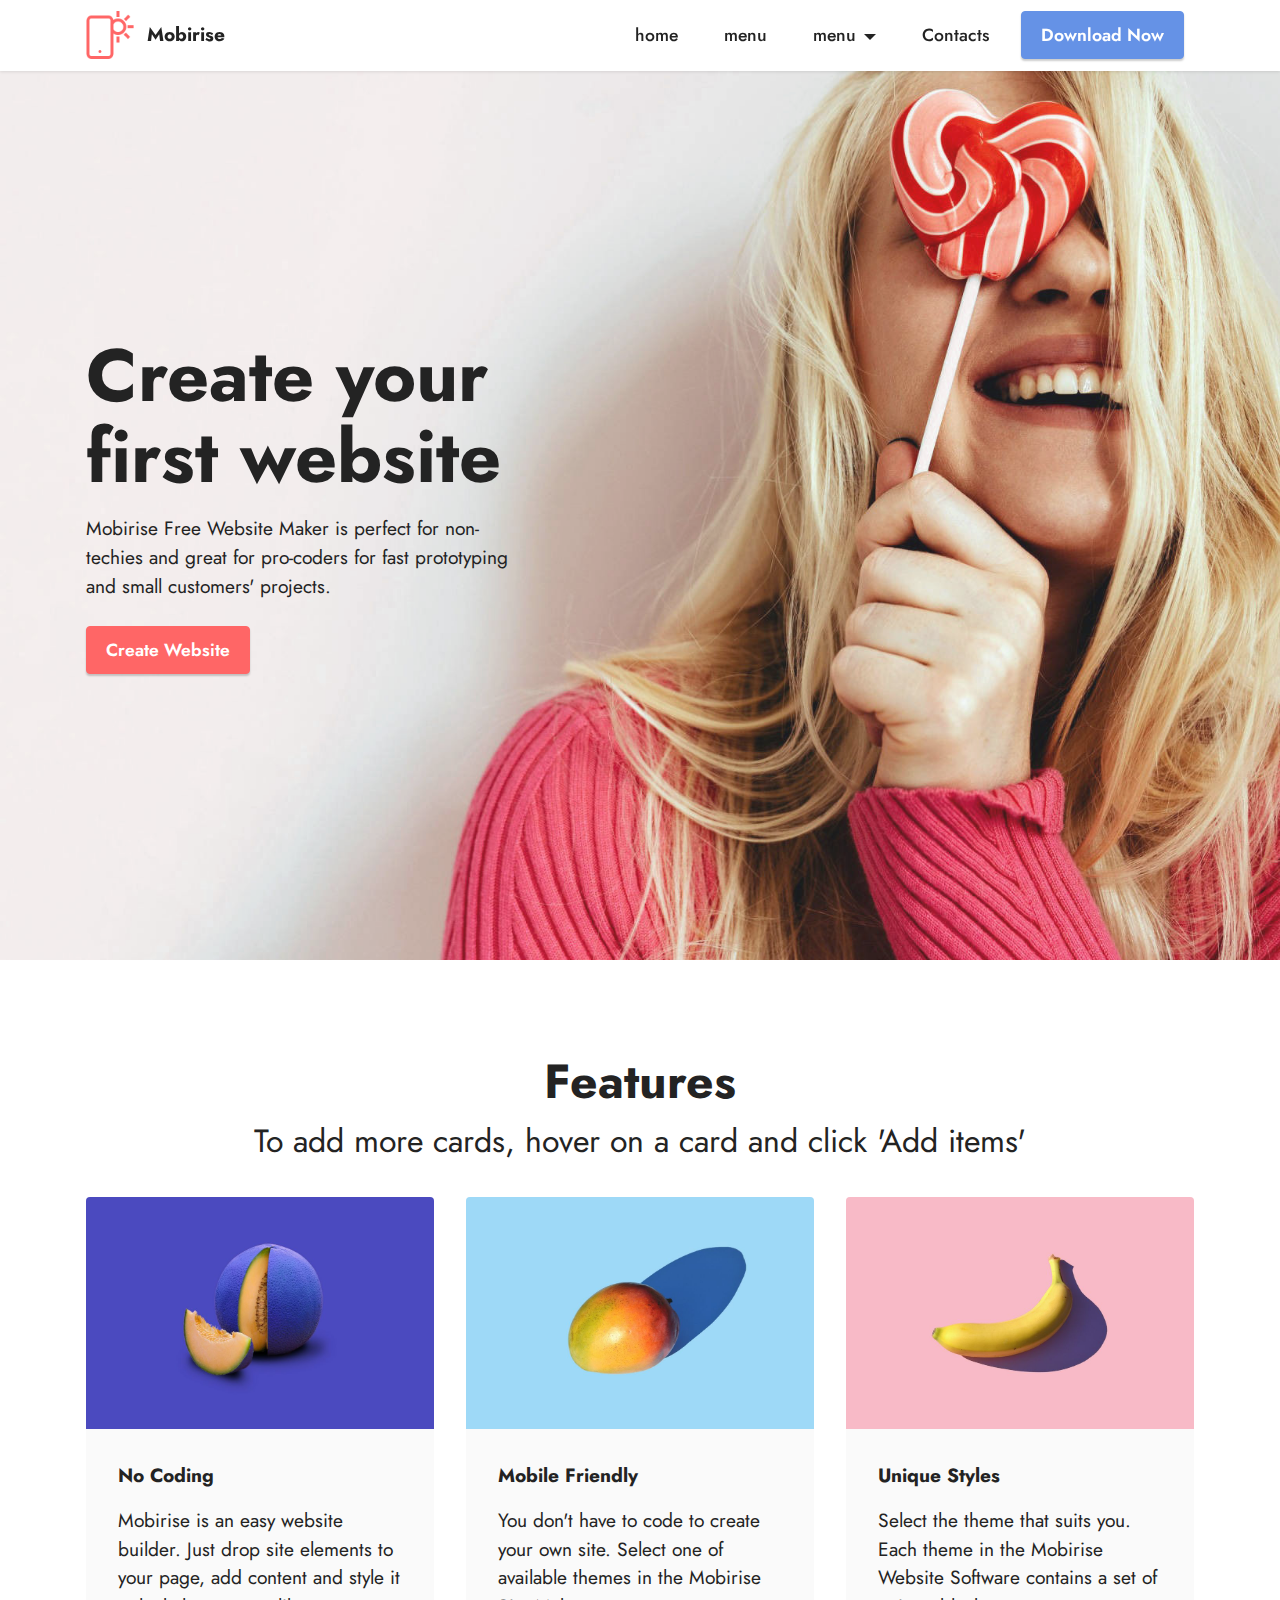
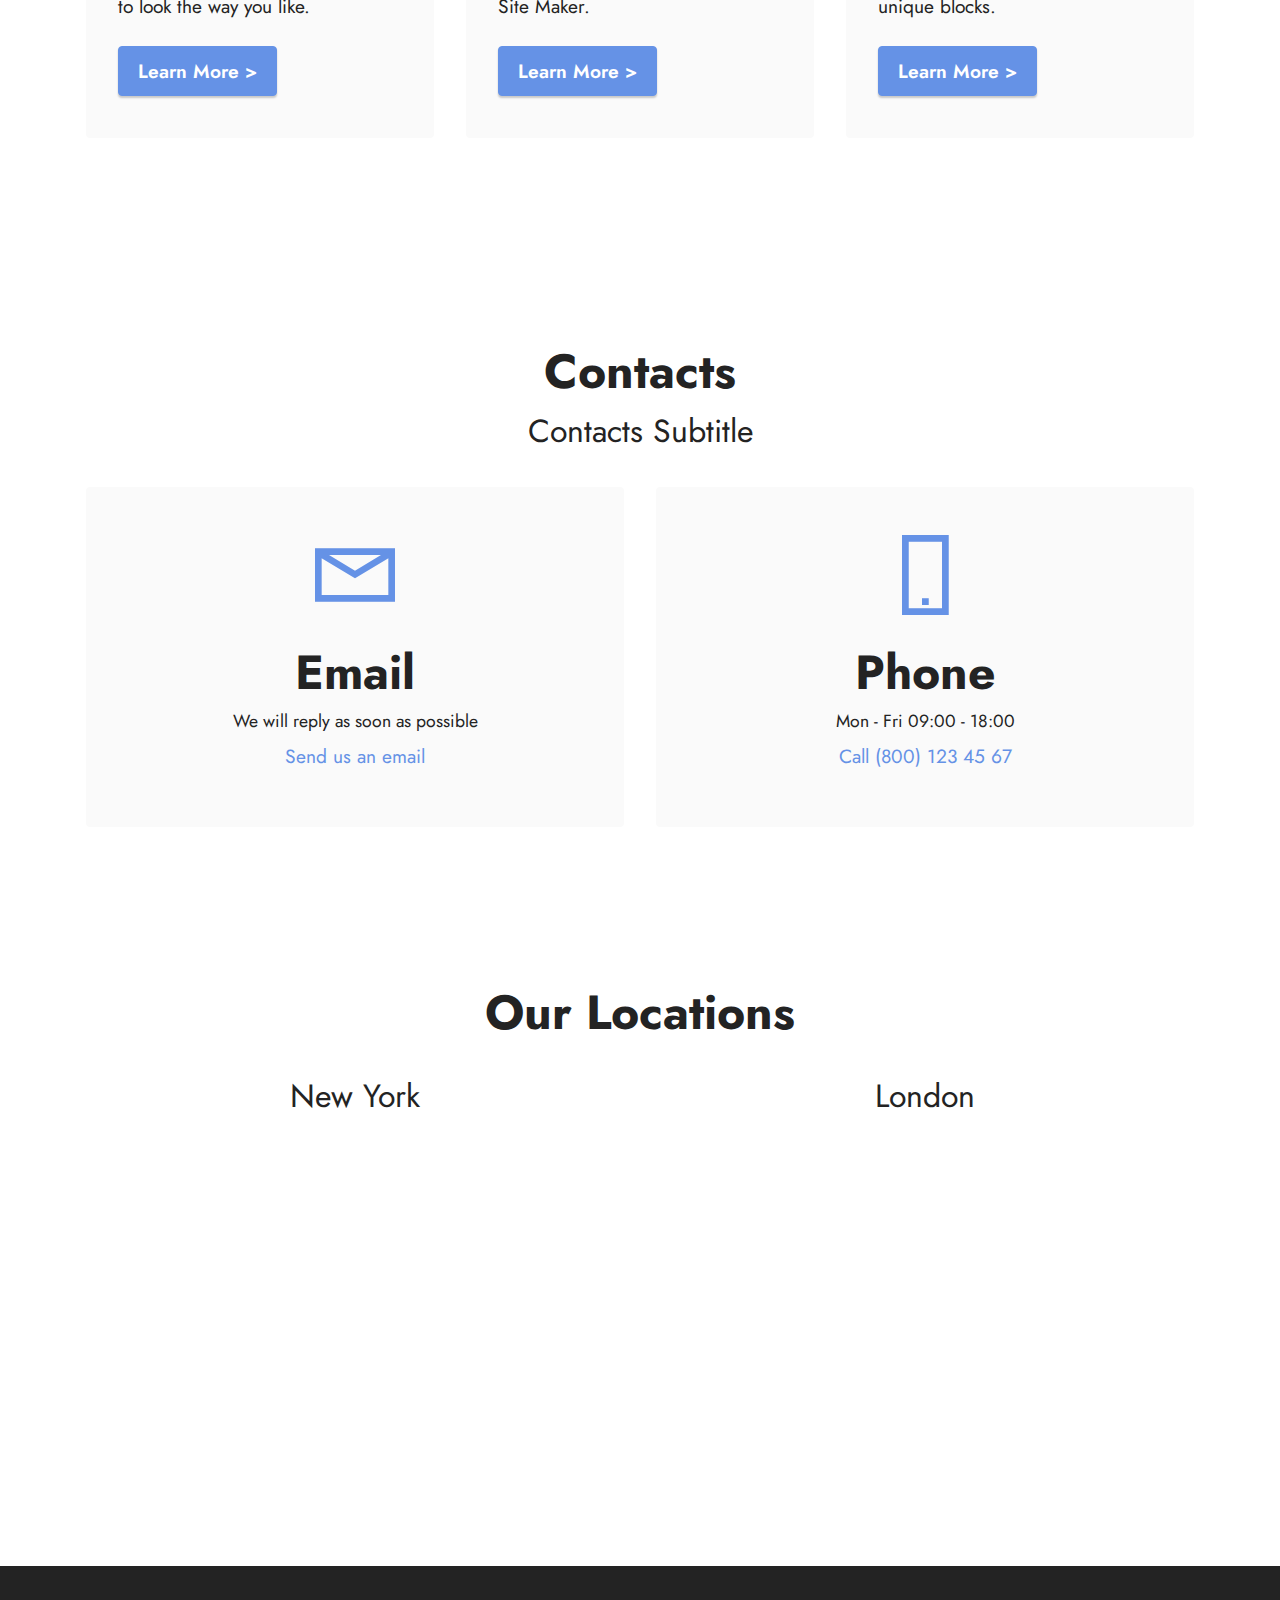
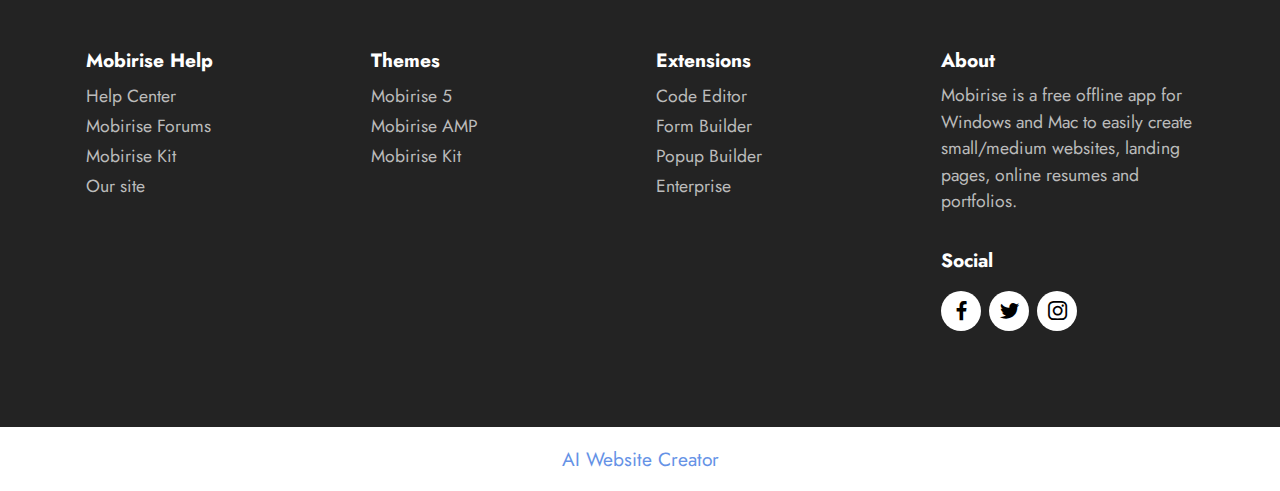
<file: index.html>
<!DOCTYPE html>
<html  >
<head>
  <!-- Site made with Mobirise Website Builder v5.8.4, https://mobirise.com -->
  <meta charset="UTF-8">
  <meta http-equiv="X-UA-Compatible" content="IE=edge">
  <meta name="generator" content="Mobirise v5.8.4, mobirise.com">
  <meta name="viewport" content="width=device-width, initial-scale=1, minimum-scale=1">
  <link rel="shortcut icon" href="assets/images/logo.png" type="image/x-icon">
  <meta name="description" content="">
  
  
  <title>Home</title>
  <link rel="stylesheet" href="assets/web/assets/mobirise-icons2/mobirise2.css">
  <link rel="stylesheet" href="assets/bootstrap/css/bootstrap.min.css">
  <link rel="stylesheet" href="assets/bootstrap/css/bootstrap-grid.min.css">
  <link rel="stylesheet" href="assets/bootstrap/css/bootstrap-reboot.min.css">
  <link rel="stylesheet" href="assets/dropdown/css/style.css">
  <link rel="stylesheet" href="assets/socicon/css/styles.css">
  <link rel="stylesheet" href="assets/theme/css/style.css">
  <link rel="preload" href="https://fonts.googleapis.com/css2?family=Jost:ital,wght@0,400;0,700;1,400;1,700&display=swap&display=swap" as="style" onload="this.onload=null;this.rel='stylesheet'">
  <noscript><link rel="stylesheet" href="https://fonts.googleapis.com/css2?family=Jost:ital,wght@0,400;0,700;1,400;1,700&display=swap&display=swap"></noscript>
  <link rel="preload" as="style" href="assets/mobirise/css/mbr-additional.css"><link rel="stylesheet" href="assets/mobirise/css/mbr-additional.css" type="text/css">

  
  
  
</head>
<body>
  
  <section data-bs-version="5.1" class="menu menu2 cid-uarZps1PTb" once="menu" id="menu2-0">
    
    <nav class="navbar navbar-dropdown navbar-fixed-top navbar-expand-lg">
        <div class="container">
            <div class="navbar-brand">
                <span class="navbar-logo">
                    <a href="https://mobiri.se">
                        <img src="assets/images/logo.png" alt="Mobirise Website Builder" style="height: 3rem;">
                    </a>
                </span>
                <span class="navbar-caption-wrap"><a class="navbar-caption text-black display-7" href="https://mobiri.se">Mobirise</a></span>
            </div>
            <button class="navbar-toggler" type="button" data-toggle="collapse" data-bs-toggle="collapse" data-target="#navbarSupportedContent" data-bs-target="#navbarSupportedContent" aria-controls="navbarNavAltMarkup" aria-expanded="false" aria-label="Toggle navigation">
                <div class="hamburger">
                    <span></span>
                    <span></span>
                    <span></span>
                    <span></span>
                </div>
            </button>
            <div class="collapse navbar-collapse" id="navbarSupportedContent">
                <ul class="navbar-nav nav-dropdown" data-app-modern-menu="true"><li class="nav-item"><a class="nav-link link text-black text-primary display-4" href="index.html">home</a></li>
                    <li class="nav-item"><a class="nav-link link text-black display-4" href="https://mobiri.se">menu</a></li><li class="nav-item dropdown"><a class="nav-link link text-black dropdown-toggle show display-4" href="https://mobiri.se" data-toggle="dropdown-submenu" data-bs-toggle="dropdown" data-bs-auto-close="outside" aria-expanded="false">menu</a><div class="dropdown-menu show" aria-labelledby="dropdown-783" data-bs-popper="none"><a class="text-black dropdown-item display-4" href="https://mobiri.se">profil<br></a><a class="text-black show dropdown-item display-4" href="https://mobiri.se">sejarah</a></div></li>
                    <li class="nav-item"><a class="nav-link link text-black display-4" href="https://mobiri.se">Contacts</a>
                    </li></ul>
                
                <div class="navbar-buttons mbr-section-btn">
                    <a class="btn btn-primary display-4" href="https://mobiri.se">
                        Download Now</a>
                </div>
            </div>
        </div>
    </nav>
</section>

<section data-bs-version="5.1" class="header1 cid-uarZrVMUdq mbr-fullscreen" id="header1-1">

    

    
    <div class="mbr-overlay" style="opacity: 0.1; background-color: rgb(250, 250, 250);"></div>

    <div class="container">
        <div class="row">
            <div class="col-12 col-lg-5">
                <h1 class="mbr-section-title mbr-fonts-style mb-3 display-1"><strong>Create your first website</strong></h1>
                
                <p class="mbr-text mbr-fonts-style display-7">
                    Mobirise Free Website Maker is perfect for non-techies and great for pro-coders for fast prototyping and small customers' projects.</p>
                <div class="mbr-section-btn mt-3"><a class="btn btn-secondary display-4" href="https://mobiri.se">Create Website</a></div>
            </div>
        </div>
    </div>
</section>

<section data-bs-version="5.1" class="features3 cid-uarZvJBovH" id="features3-2">
    
    
    <div class="container">
        <div class="mbr-section-head">
            <h4 class="mbr-section-title mbr-fonts-style align-center mb-0 display-2">
                <strong>Features</strong></h4>
            <h5 class="mbr-section-subtitle mbr-fonts-style align-center mb-0 mt-2 display-5">To add more cards, hover on a card and
                click 'Add items'</h5>
        </div>
        <div class="row mt-4">
            <div class="item features-image сol-12 col-md-6 col-lg-4">
                <div class="item-wrapper">
                    <div class="item-img">
                        <img src="assets/images/features1.jpg" alt="Mobirise Website Builder">
                    </div>
                    <div class="item-content">
                        <h5 class="item-title mbr-fonts-style display-7"><strong>No Coding</strong></h5>
                        
                        <p class="mbr-text mbr-fonts-style mt-3 display-7">Mobirise is an easy website builder. Just
                            drop site elements to your page, add content and style it to look the way you like.</p>
                    </div>
                    <div class="mbr-section-btn item-footer mt-2"><a href="" class="btn btn-primary item-btn display-7" target="_blank">Learn More
                            &gt;</a></div>
                </div>
            </div>
            <div class="item features-image сol-12 col-md-6 col-lg-4">
                <div class="item-wrapper">
                    <div class="item-img">
                        <img src="assets/images/features2.jpg" alt="Mobirise Website Builder">
                    </div>
                    <div class="item-content">
                        <h5 class="item-title mbr-fonts-style display-7"><strong>Mobile Friendly</strong></h5>
                        
                        <p class="mbr-text mbr-fonts-style mt-3 display-7">You don't have to code to create your own
                            site. Select one of available themes in the Mobirise Site Maker.</p>
                    </div>
                    <div class="mbr-section-btn item-footer mt-2"><a href="" class="btn btn-primary item-btn display-7" target="_blank">Learn More
                            &gt;</a></div>
                </div>
            </div>
            <div class="item features-image сol-12 col-md-6 col-lg-4">
                <div class="item-wrapper">
                    <div class="item-img">
                        <img src="assets/images/features3.jpg" alt="Mobirise Website Builder">
                    </div>
                    <div class="item-content">
                        <h5 class="item-title mbr-fonts-style display-7"><strong>Unique Styles</strong></h5>
                        
                        <p class="mbr-text mbr-fonts-style mt-3 display-7">Select the theme that suits you. Each theme
                            in the Mobirise Website Software contains a set of unique blocks.<br></p>
                    </div>
                    <div class="mbr-section-btn item-footer mt-2"><a href="" class="btn btn-primary item-btn display-7" target="_blank">Learn More
                            &gt;</a></div>
                </div>
            </div>
        </div>
    </div>
</section>

<section data-bs-version="5.1" class="contacts1 cid-uas7tUSkgn" id="contacts1-7">

    

    
    
    <div class="container">
        <div class="mbr-section-head">
            <h3 class="mbr-section-title mbr-fonts-style align-center mb-0 display-2">
                <strong>Contacts</strong>
            </h3>
            <h4 class="mbr-section-subtitle mbr-fonts-style align-center mb-0 mt-2 display-5">
                Contacts Subtitle
            </h4>
        </div>
        <div class="row justify-content-center mt-4">
            <div class="card col-12 col-lg-6">
                <div class="card-wrapper">
                    <div class="card-box align-center">
                        <div class="image-wrapper">
                            <span class="mbr-iconfont mobi-mbri-letter mobi-mbri"></span>
                        </div>
                        <h4 class="card-title mbr-fonts-style mb-2 display-2">
                            <strong>Email</strong>
                        </h4>
                        <p class="mbr-text mbr-fonts-style mb-2 display-4">
                            We will reply as soon as possible</p>
                        <h5 class="link mbr-fonts-style display-7"><a href="mailto:galanghanafi9131@gmail.com" class="text-primary">Send us an
                                email</a>
                        </h5>
                    </div>
                </div>
            </div>
            <div class="card col-12 col-lg-6">
                <div class="card-wrapper">
                    <div class="card-box align-center">
                        <div class="image-wrapper">
                            <span class="mbr-iconfont mobi-mbri-mobile-2 mobi-mbri"></span>
                        </div>
                        <h4 class="card-title mbr-fonts-style align-center mb-2 display-2">
                            <strong>Phone</strong>
                        </h4>
                        <p class="mbr-text mbr-fonts-style mb-2 display-4">
                            Mon - Fri 09:00 - 18:00</p>
                        <h5 class="link mbr-black mbr-fonts-style display-7">
                            <a href="tel:+12345678910" class="text-primary">Call (800) 123 45 67</a>
                        </h5>
                    </div>
                </div>
            </div>
        </div>
    </div>
</section>

<section data-bs-version="5.1" class="map3 cid-uas1h0xWlI" id="map3-6">
    
    
    
    
    

    <div class="container">
        <div class="row">
            <div class="col-12">
                <h3 class="mbr-section-title mb-4 align-center mbr-fonts-style display-2"><strong>Our Locations</strong></h3>
            </div>
            <div class="col-12 col-lg-6">
                <h4 class="mbr-section-subtitle mb-3 align-center mbr-fonts-style display-5">New York</h4>
                <div class="google-map"><iframe frameborder="0" style="border:0" src="https://www.google.com/maps/embed/v1/place?key=AIzaSyB7QWkvlxV39ZsyKvhZRjPGVqlJFvxxNkw&amp;q=https://www.google.com/maps/place/Respati+Yogyakarta+University,+Campus+2/@-7.7464955,110.4311046,17z/data=!3m1!4b1!4m6!3m5!1s0x2e7a5bd3a6dd3d73:0x18aec0ae6e4ac4e!8m2!3d-7.7465008!4d110.4336795!16s%2Fg%2F1pzr28qhw?entry=ttu" allowfullscreen=""></iframe></div>
            </div>
            <div class="col-12 col-lg-6">
                <h4 class="mbr-section-subtitle mb-3 mt-5 mt-lg-0 align-center mbr-fonts-style display-5">London</h4>
                <div class="google-map"><iframe frameborder="0" style="border:0" src="https://www.google.com/maps/embed/v1/place?key=AIzaSyDbnCmnHmtigIYiD8jIfeHQv7gW2ANhHD4&amp;q=4-5 Chicheley St, South Bank, London SE1 7P" allowfullscreen=""></iframe></div>
            </div>
        </div>
    </div>
</section>

<section data-bs-version="5.1" class="footer1 cid-uas0yMyX3p" once="footers" id="footer1-5">

    

    
    
    <div class="container">
        <div class="row mbr-white">
            <div class="col-12 col-md-6 col-lg-3">
                <h5 class="mbr-section-subtitle mbr-fonts-style mb-2 display-7">
                    <strong>Mobirise Help</strong>
                </h5>
                <ul class="list mbr-fonts-style display-4">
                    <li class="mbr-text item-wrap">Help Center</li>
                    <li class="mbr-text item-wrap">Mobirise Forums</li>
                    <li class="mbr-text item-wrap">Mobirise Kit</li>
                    <li class="mbr-text item-wrap">Our site</li>
                </ul>
            </div>
            <div class="col-12 col-md-6 col-lg-3">
                <h5 class="mbr-section-subtitle mbr-fonts-style mb-2 display-7">
                    <strong>Themes</strong>
                </h5>
                <ul class="list mbr-fonts-style display-4">

                    <li class="mbr-text item-wrap">Mobirise 5</li>
                    <li class="mbr-text item-wrap">Mobirise AMP</li>
                    <li class="mbr-text item-wrap">Mobirise Kit</li>
                </ul>
            </div>
            <div class="col-12 col-md-6 col-lg-3">
                <h5 class="mbr-section-subtitle mbr-fonts-style mb-2 display-7">
                    <strong>Extensions</strong>
                </h5>
                <ul class="list mbr-fonts-style display-4">
                    <li class="mbr-text item-wrap">Code Editor</li>
                    <li class="mbr-text item-wrap">Form Builder</li>
                    <li class="mbr-text item-wrap">Popup Builder</li>
                    <li class="mbr-text item-wrap">Enterprise</li>
                </ul>
            </div>
            <div class="col-12 col-md-6 col-lg-3">
                <h5 class="mbr-section-subtitle mbr-fonts-style mb-2 display-7">
                    <strong>About</strong>
                </h5>
                <p class="mbr-text mbr-fonts-style mb-4 display-4">
                    Mobirise is a free offline app for
                    Windows and Mac to easily create small/medium websites, landing pages, online resumes and
                    portfolios.</p>
                <h5 class="mbr-section-subtitle mbr-fonts-style mb-3 display-7">
                    <strong>Social</strong>
                </h5>
                <div class="social-row display-7">
                    <div class="soc-item">
                        <a href="https://twitter.com/mobirise" target="_blank">
                            <span class="mbr-iconfont socicon socicon-facebook"></span>
                        </a>
                    </div>
                    <div class="soc-item">
                        <a href="https://twitter.com/mobirise" target="_blank">
                            <span class="mbr-iconfont socicon socicon-twitter"></span>
                        </a>
                    </div>
                    <div class="soc-item">
                        <a href="https://www.instagram.com/ga.lang5168/" target="_blank">
                            <span class="mbr-iconfont socicon-instagram socicon"></span>
                        </a>
                    </div>
                    
                </div>
            </div>
            
        </div>
    </div>
</section><section class="display-7" style="padding: 0;align-items: center;justify-content: center;flex-wrap: wrap;    align-content: center;display: flex;position: relative;height: 4rem;"><a href="https://mobiri.se/" style="flex: 1 1;height: 4rem;position: absolute;width: 100%;z-index: 1;"><img alt="" style="height: 4rem;" src="[data-uri]"></a><p style="margin: 0;text-align: center;" class="display-7">&#8204;</p><a style="z-index:1" href="https://mobirise.com/builder/ai-website-creator.html">AI Website Creator</a></section><script src="assets/bootstrap/js/bootstrap.bundle.min.js"></script>  <script src="assets/smoothscroll/smooth-scroll.js"></script>  <script src="assets/ytplayer/index.js"></script>  <script src="assets/dropdown/js/navbar-dropdown.js"></script>  <script src="assets/theme/js/script.js"></script>  
  
  
</body>
</html>
</file>
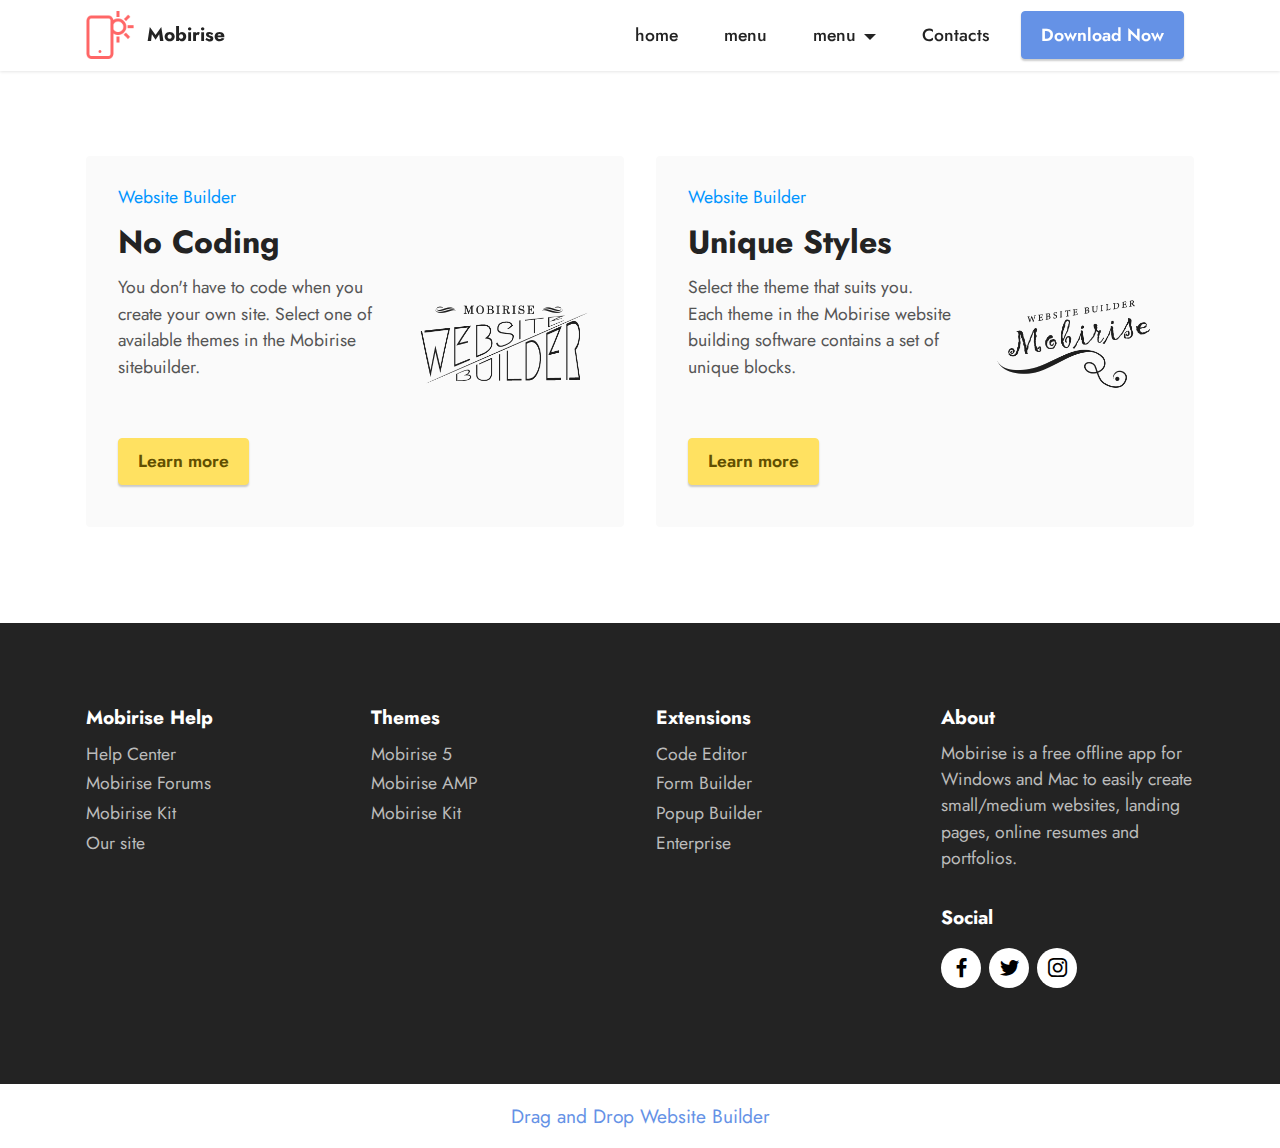
<file: page1.html>
<!DOCTYPE html>
<html  >
<head>
  <!-- Site made with Mobirise Website Builder v5.8.4, https://mobirise.com -->
  <meta charset="UTF-8">
  <meta http-equiv="X-UA-Compatible" content="IE=edge">
  <meta name="generator" content="Mobirise v5.8.4, mobirise.com">
  <meta name="viewport" content="width=device-width, initial-scale=1, minimum-scale=1">
  <link rel="shortcut icon" href="assets/images/logo.png" type="image/x-icon">
  <meta name="description" content="">
  
  
  <title>profil</title>
  <link rel="stylesheet" href="assets/web/assets/mobirise-icons2/mobirise2.css">
  <link rel="stylesheet" href="assets/bootstrap/css/bootstrap.min.css">
  <link rel="stylesheet" href="assets/bootstrap/css/bootstrap-grid.min.css">
  <link rel="stylesheet" href="assets/bootstrap/css/bootstrap-reboot.min.css">
  <link rel="stylesheet" href="assets/dropdown/css/style.css">
  <link rel="stylesheet" href="assets/socicon/css/styles.css">
  <link rel="stylesheet" href="assets/theme/css/style.css">
  <link rel="preload" href="https://fonts.googleapis.com/css2?family=Jost:ital,wght@0,400;0,700;1,400;1,700&display=swap&display=swap" as="style" onload="this.onload=null;this.rel='stylesheet'">
  <noscript><link rel="stylesheet" href="https://fonts.googleapis.com/css2?family=Jost:ital,wght@0,400;0,700;1,400;1,700&display=swap&display=swap"></noscript>
  <link rel="preload" as="style" href="assets/mobirise/css/mbr-additional.css"><link rel="stylesheet" href="assets/mobirise/css/mbr-additional.css" type="text/css">

  
  
  
</head>
<body>
  
  <section data-bs-version="5.1" class="menu menu2 cid-uarZps1PTb" once="menu" id="menu2-3">
    
    <nav class="navbar navbar-dropdown navbar-fixed-top navbar-expand-lg">
        <div class="container">
            <div class="navbar-brand">
                <span class="navbar-logo">
                    <a href="https://mobiri.se">
                        <img src="assets/images/logo.png" alt="Mobirise Website Builder" style="height: 3rem;">
                    </a>
                </span>
                <span class="navbar-caption-wrap"><a class="navbar-caption text-black display-7" href="https://mobiri.se">Mobirise</a></span>
            </div>
            <button class="navbar-toggler" type="button" data-toggle="collapse" data-bs-toggle="collapse" data-target="#navbarSupportedContent" data-bs-target="#navbarSupportedContent" aria-controls="navbarNavAltMarkup" aria-expanded="false" aria-label="Toggle navigation">
                <div class="hamburger">
                    <span></span>
                    <span></span>
                    <span></span>
                    <span></span>
                </div>
            </button>
            <div class="collapse navbar-collapse" id="navbarSupportedContent">
                <ul class="navbar-nav nav-dropdown" data-app-modern-menu="true"><li class="nav-item"><a class="nav-link link text-black text-primary display-4" href="index.html">home</a></li>
                    <li class="nav-item"><a class="nav-link link text-black display-4" href="https://mobiri.se">menu</a></li><li class="nav-item dropdown"><a class="nav-link link text-black dropdown-toggle show display-4" href="https://mobiri.se" data-toggle="dropdown-submenu" data-bs-toggle="dropdown" data-bs-auto-close="outside" aria-expanded="false">menu</a><div class="dropdown-menu show" aria-labelledby="dropdown-783" data-bs-popper="none"><a class="text-black dropdown-item text-primary display-4" href="page1.html">profil<br></a><a class="text-black show dropdown-item display-4" href="https://mobiri.se">sejarah</a></div></li>
                    <li class="nav-item"><a class="nav-link link text-black display-4" href="https://mobiri.se">Contacts</a>
                    </li></ul>
                
                <div class="navbar-buttons mbr-section-btn">
                    <a class="btn btn-primary display-4" href="https://mobiri.se">
                        Download Now</a>
                </div>
            </div>
        </div>
    </nav>
</section>

<section data-bs-version="5.1" class="features4 cid-uas0c2BBvu" id="features5-4">

    

    
    
    <div class="container">
        <div class="row">
            <div class="col-12 col-lg-6">
                <div class="card-wrapper">
                    <div class="row">
                        <div class="col-12 col-md-7">
                            <div class="text-wrapper">
                                <h6 class="card-subtitle mbr-fonts-style mb-2 display-4">
                                    Website Builder
                                </h6>
                                <h5 class="card-title mbr-fonts-style display-5">
                                    <strong>No Coding</strong>
                                </h5>
                                <p class="mbr-text mbr-fonts-style mb-5 display-4">You don't have to code when you create your own site. Select one of available themes in the Mobirise sitebuilder.</p>
                                <div class="mbr-section-btn">
                                    <a href="https://mobiri.se" class="btn btn-warning display-4">Learn more</a>
                                </div>
                            </div>
                        </div>
                        <div class="col-12 col-md-5">
                            <div class="img-wrapper">
                                <img src="assets/images/1.png" alt="Mobirise Website Builder">
                            </div>
                        </div>
                    </div>
                </div>
            </div>
            <div class="col-12 col-lg-6">
                <div class="card-wrapper">
                    <div class="row">
                        <div class="col-12 col-md-7">
                            <div class="text-wrapper">
                                <h6 class="card-subtitle mbr-fonts-style mb-2 display-4">
                                    Website Builder
                                </h6>
                                <h5 class="card-title mbr-fonts-style display-5">
                                    <strong>Unique Styles</strong>
                                </h5>
                                <p class="mbr-text mbr-fonts-style mb-5 display-4">Select the theme that suits you. Each theme in the Mobirise website building software contains a set of unique blocks.</p>
                                <div class="mbr-section-btn">
                                    <a href="https://mobiri.se" class="btn btn-warning display-4">Learn more</a>
                                </div>
                            </div>
                        </div>
                        <div class="col-12 col-md-5">
                            <div class="img-wrapper">
                                <img src="assets/images/3.png" alt="Mobirise Website Builder">
                            </div>
                        </div>
                    </div>
                </div>
            </div>
        </div>
    </div>
</section>

<section data-bs-version="5.1" class="footer1 cid-uas0yMyX3p" once="footers" id="footer1-5">

    

    
    
    <div class="container">
        <div class="row mbr-white">
            <div class="col-12 col-md-6 col-lg-3">
                <h5 class="mbr-section-subtitle mbr-fonts-style mb-2 display-7">
                    <strong>Mobirise Help</strong>
                </h5>
                <ul class="list mbr-fonts-style display-4">
                    <li class="mbr-text item-wrap">Help Center</li>
                    <li class="mbr-text item-wrap">Mobirise Forums</li>
                    <li class="mbr-text item-wrap">Mobirise Kit</li>
                    <li class="mbr-text item-wrap">Our site</li>
                </ul>
            </div>
            <div class="col-12 col-md-6 col-lg-3">
                <h5 class="mbr-section-subtitle mbr-fonts-style mb-2 display-7">
                    <strong>Themes</strong>
                </h5>
                <ul class="list mbr-fonts-style display-4">

                    <li class="mbr-text item-wrap">Mobirise 5</li>
                    <li class="mbr-text item-wrap">Mobirise AMP</li>
                    <li class="mbr-text item-wrap">Mobirise Kit</li>
                </ul>
            </div>
            <div class="col-12 col-md-6 col-lg-3">
                <h5 class="mbr-section-subtitle mbr-fonts-style mb-2 display-7">
                    <strong>Extensions</strong>
                </h5>
                <ul class="list mbr-fonts-style display-4">
                    <li class="mbr-text item-wrap">Code Editor</li>
                    <li class="mbr-text item-wrap">Form Builder</li>
                    <li class="mbr-text item-wrap">Popup Builder</li>
                    <li class="mbr-text item-wrap">Enterprise</li>
                </ul>
            </div>
            <div class="col-12 col-md-6 col-lg-3">
                <h5 class="mbr-section-subtitle mbr-fonts-style mb-2 display-7">
                    <strong>About</strong>
                </h5>
                <p class="mbr-text mbr-fonts-style mb-4 display-4">
                    Mobirise is a free offline app for
                    Windows and Mac to easily create small/medium websites, landing pages, online resumes and
                    portfolios.</p>
                <h5 class="mbr-section-subtitle mbr-fonts-style mb-3 display-7">
                    <strong>Social</strong>
                </h5>
                <div class="social-row display-7">
                    <div class="soc-item">
                        <a href="https://twitter.com/mobirise" target="_blank">
                            <span class="mbr-iconfont socicon socicon-facebook"></span>
                        </a>
                    </div>
                    <div class="soc-item">
                        <a href="https://twitter.com/mobirise" target="_blank">
                            <span class="mbr-iconfont socicon socicon-twitter"></span>
                        </a>
                    </div>
                    <div class="soc-item">
                        <a href="https://www.instagram.com/ga.lang5168/" target="_blank">
                            <span class="mbr-iconfont socicon-instagram socicon"></span>
                        </a>
                    </div>
                    
                </div>
            </div>
            
        </div>
    </div>
</section><section class="display-7" style="padding: 0;align-items: center;justify-content: center;flex-wrap: wrap;    align-content: center;display: flex;position: relative;height: 4rem;"><a href="https://mobiri.se/" style="flex: 1 1;height: 4rem;position: absolute;width: 100%;z-index: 1;"><img alt="" style="height: 4rem;" src="[data-uri]"></a><p style="margin: 0;text-align: center;" class="display-7">&#8204;</p><a style="z-index:1" href="https://mobirise.com/drag-drop-website-builder.html">Drag and Drop Website Builder</a></section><script src="assets/bootstrap/js/bootstrap.bundle.min.js"></script>  <script src="assets/smoothscroll/smooth-scroll.js"></script>  <script src="assets/ytplayer/index.js"></script>  <script src="assets/dropdown/js/navbar-dropdown.js"></script>  <script src="assets/theme/js/script.js"></script>  
  
  
</body>
</html>
</file>
<file: assets/web/assets/mobirise-icons2/mobirise2.css>
@font-face {
  font-family: 'Moririse2';
  font-display: swap;
  src:  url('mobirise2.eot?f2bix4');
  src:  url('mobirise2.eot?f2bix4#iefix') format('embedded-opentype'),
    url('mobirise2.ttf?f2bix4') format('truetype'),
    url('mobirise2.woff?f2bix4') format('woff'),
    url('mobirise2.svg?f2bix4#mobirise2') format('svg');
  font-weight: normal;
  font-style: normal;
}

[class^="mobi-"], [class*=" mobi-"] {
  /* use !important to prevent issues with browser extensions that change fonts */
  font-family: 'Moririse2' !important;
  speak: none;
  font-style: normal;
  font-weight: normal;
  font-variant: normal;
  text-transform: none;
  line-height: 1;

  /* Better Font Rendering =========== */
  -webkit-font-smoothing: antialiased;
  -moz-osx-font-smoothing: grayscale;
}

.mobi-mbri-add-submenu:before {
  content: "\e900";
}
.mobi-mbri-alert:before {
  content: "\e901";
}
.mobi-mbri-align-center:before {
  content: "\e902";
}
.mobi-mbri-align-justify:before {
  content: "\e903";
}
.mobi-mbri-align-left:before {
  content: "\e904";
}
.mobi-mbri-align-right:before {
  content: "\e905";
}
.mobi-mbri-android:before {
  content: "\e906";
}
.mobi-mbri-apple:before {
  content: "\e907";
}
.mobi-mbri-arrow-down:before {
  content: "\e908";
}
.mobi-mbri-arrow-next:before {
  content: "\e909";
}
.mobi-mbri-arrow-prev:before {
  content: "\e90a";
}
.mobi-mbri-arrow-up:before {
  content: "\e90b";
}
.mobi-mbri-bold:before {
  content: "\e90c";
}
.mobi-mbri-bookmark:before {
  content: "\e90d";
}
.mobi-mbri-bootstrap:before {
  content: "\e90e";
}
.mobi-mbri-briefcase:before {
  content: "\e90f";
}
.mobi-mbri-browse:before {
  content: "\e910";
}
.mobi-mbri-bulleted-list:before {
  content: "\e911";
}
.mobi-mbri-calendar:before {
  content: "\e912";
}
.mobi-mbri-camera:before {
  content: "\e913";
}
.mobi-mbri-cart-add:before {
  content: "\e914";
}
.mobi-mbri-cart-full:before {
  content: "\e915";
}
.mobi-mbri-cash:before {
  content: "\e916";
}
.mobi-mbri-change-style:before {
  content: "\e917";
}
.mobi-mbri-chat:before {
  content: "\e918";
}
.mobi-mbri-clock:before {
  content: "\e919";
}
.mobi-mbri-close:before {
  content: "\e91a";
}
.mobi-mbri-cloud:before {
  content: "\e91b";
}
.mobi-mbri-code:before {
  content: "\e91c";
}
.mobi-mbri-contact-form:before {
  content: "\e91d";
}
.mobi-mbri-credit-card:before {
  content: "\e91e";
}
.mobi-mbri-cursor-click:before {
  content: "\e91f";
}
.mobi-mbri-cust-feedback:before {
  content: "\e920";
}
.mobi-mbri-database:before {
  content: "\e921";
}
.mobi-mbri-delivery:before {
  content: "\e922";
}
.mobi-mbri-desktop:before {
  content: "\e923";
}
.mobi-mbri-devices:before {
  content: "\e924";
}
.mobi-mbri-down:before {
  content: "\e925";
}
.mobi-mbri-download-2:before {
  content: "\e926";
}
.mobi-mbri-download:before {
  content: "\e927";
}
.mobi-mbri-drag-n-drop-2:before {
  content: "\e928";
}
.mobi-mbri-drag-n-drop:before {
  content: "\e929";
}
.mobi-mbri-edit-2:before {
  content: "\e92a";
}
.mobi-mbri-edit:before {
  content: "\e92b";
}
.mobi-mbri-error:before {
  content: "\e92c";
}
.mobi-mbri-extension:before {
  content: "\e92d";
}
.mobi-mbri-features:before {
  content: "\e92e";
}
.mobi-mbri-file:before {
  content: "\e92f";
}
.mobi-mbri-flag:before {
  content: "\e930";
}
.mobi-mbri-folder:before {
  content: "\e931";
}
.mobi-mbri-gift:before {
  content: "\e932";
}
.mobi-mbri-github:before {
  content: "\e933";
}
.mobi-mbri-globe-2:before {
  content: "\e934";
}
.mobi-mbri-globe:before {
  content: "\e935";
}
.mobi-mbri-growing-chart:before {
  content: "\e936";
}
.mobi-mbri-hearth:before {
  content: "\e937";
}
.mobi-mbri-help:before {
  content: "\e938";
}
.mobi-mbri-home:before {
  content: "\e939";
}
.mobi-mbri-hot-cup:before {
  content: "\e93a";
}
.mobi-mbri-idea:before {
  content: "\e93b";
}
.mobi-mbri-image-gallery:before {
  content: "\e93c";
}
.mobi-mbri-image-slider:before {
  content: "\e93d";
}
.mobi-mbri-info:before {
  content: "\e93e";
}
.mobi-mbri-italic:before {
  content: "\e93f";
}
.mobi-mbri-key:before {
  content: "\e940";
}
.mobi-mbri-laptop:before {
  content: "\e941";
}
.mobi-mbri-layers:before {
  content: "\e942";
}
.mobi-mbri-left-right:before {
  content: "\e943";
}
.mobi-mbri-left:before {
  content: "\e944";
}
.mobi-mbri-letter:before {
  content: "\e945";
}
.mobi-mbri-like:before {
  content: "\e946";
}
.mobi-mbri-link:before {
  content: "\e947";
}
.mobi-mbri-lock:before {
  content: "\e948";
}
.mobi-mbri-login:before {
  content: "\e949";
}
.mobi-mbri-logout:before {
  content: "\e94a";
}
.mobi-mbri-magic-stick:before {
  content: "\e94b";
}
.mobi-mbri-map-pin:before {
  content: "\e94c";
}
.mobi-mbri-menu:before {
  content: "\e94d";
}
.mobi-mbri-mobile-2:before {
  content: "\e94e";
}
.mobi-mbri-mobile-horizontal:before {
  content: "\e94f";
}
.mobi-mbri-mobile:before {
  content: "\e950";
}
.mobi-mbri-mobirise:before {
  content: "\e951";
}
.mobi-mbri-more-horizontal:before {
  content: "\e952";
}
.mobi-mbri-more-vertical:before {
  content: "\e953";
}
.mobi-mbri-music:before {
  content: "\e954";
}
.mobi-mbri-new-file:before {
  content: "\e955";
}
.mobi-mbri-numbered-list:before {
  content: "\e956";
}
.mobi-mbri-opened-folder:before {
  content: "\e957";
}
.mobi-mbri-pages:before {
  content: "\e958";
}
.mobi-mbri-paper-plane:before {
  content: "\e959";
}
.mobi-mbri-paperclip:before {
  content: "\e95a";
}
.mobi-mbri-phone:before {
  content: "\e95b";
}
.mobi-mbri-photo:before {
  content: "\e95c";
}
.mobi-mbri-photos:before {
  content: "\e95d";
}
.mobi-mbri-pin:before {
  content: "\e95e";
}
.mobi-mbri-play:before {
  content: "\e95f";
}
.mobi-mbri-plus:before {
  content: "\e960";
}
.mobi-mbri-preview:before {
  content: "\e961";
}
.mobi-mbri-print:before {
  content: "\e962";
}
.mobi-mbri-protect:before {
  content: "\e963";
}
.mobi-mbri-question:before {
  content: "\e964";
}
.mobi-mbri-quote-left:before {
  content: "\e965";
}
.mobi-mbri-quote-right:before {
  content: "\e966";
}
.mobi-mbri-redo:before {
  content: "\e967";
}
.mobi-mbri-refresh:before {
  content: "\e968";
}
.mobi-mbri-responsive-2:before {
  content: "\e969";
}
.mobi-mbri-responsive:before {
  content: "\e96a";
}
.mobi-mbri-right:before {
  content: "\e96b";
}
.mobi-mbri-rocket:before {
  content: "\e96c";
}
.mobi-mbri-sad-face:before {
  content: "\e96d";
}
.mobi-mbri-sale:before {
  content: "\e96e";
}
.mobi-mbri-save:before {
  content: "\e96f";
}
.mobi-mbri-search:before {
  content: "\e970";
}
.mobi-mbri-setting-2:before {
  content: "\e971";
}
.mobi-mbri-setting-3:before {
  content: "\e972";
}
.mobi-mbri-setting:before {
  content: "\e973";
}
.mobi-mbri-share:before {
  content: "\e974";
}
.mobi-mbri-shopping-bag:before {
  content: "\e975";
}
.mobi-mbri-shopping-basket:before {
  content: "\e976";
}
.mobi-mbri-shopping-cart:before {
  content: "\e977";
}
.mobi-mbri-sites:before {
  content: "\e978";
}
.mobi-mbri-smile-face:before {
  content: "\e979";
}
.mobi-mbri-speed:before {
  content: "\e97a";
}
.mobi-mbri-star:before {
  content: "\e97b";
}
.mobi-mbri-success:before {
  content: "\e97c";
}
.mobi-mbri-sun:before {
  content: "\e97d";
}
.mobi-mbri-sun2:before {
  content: "\e97e";
}
.mobi-mbri-tablet-vertical:before {
  content: "\e97f";
}
.mobi-mbri-tablet:before {
  content: "\e980";
}
.mobi-mbri-target:before {
  content: "\e981";
}
.mobi-mbri-timer:before {
  content: "\e982";
}
.mobi-mbri-to-ftp:before {
  content: "\e983";
}
.mobi-mbri-to-local-drive:before {
  content: "\e984";
}
.mobi-mbri-touch-swipe:before {
  content: "\e985";
}
.mobi-mbri-touch:before {
  content: "\e986";
}
.mobi-mbri-trash:before {
  content: "\e987";
}
.mobi-mbri-underline:before {
  content: "\e988";
}
.mobi-mbri-undo:before {
  content: "\e989";
}
.mobi-mbri-unlink:before {
  content: "\e98a";
}
.mobi-mbri-unlock:before {
  content: "\e98b";
}
.mobi-mbri-up-down:before {
  content: "\e98c";
}
.mobi-mbri-up:before {
  content: "\e98d";
}
.mobi-mbri-update:before {
  content: "\e98e";
}
.mobi-mbri-upload-2:before {
  content: "\e98f";
}
.mobi-mbri-upload:before {
  content: "\e990";
}
.mobi-mbri-user-2:before {
  content: "\e991";
}
.mobi-mbri-user:before {
  content: "\e992";
}
.mobi-mbri-users:before {
  content: "\e993";
}
.mobi-mbri-video-play:before {
  content: "\e994";
}
.mobi-mbri-video:before {
  content: "\e995";
}
.mobi-mbri-watch:before {
  content: "\e996";
}
.mobi-mbri-website-theme-2:before {
  content: "\e997";
}
.mobi-mbri-website-theme:before {
  content: "\e998";
}
.mobi-mbri-wifi:before {
  content: "\e999";
}
.mobi-mbri-windows:before {
  content: "\e99a";
}
.mobi-mbri-zoom-in:before {
  content: "\e99b";
}
.mobi-mbri-zoom-out:before {
  content: "\e99c";
}
</file>
<file: assets/dropdown/css/style.css>
.navbar-dropdown {
  left: 0;
  padding: 0;
  position: absolute;
  right: 0;
  top: 0;
  transition: all 0.45s ease;
  z-index: 1030;
  background: #282828; }
  .navbar-dropdown .navbar-logo {
    margin-right: 0.8rem;
    transition: margin 0.3s ease-in-out;
    vertical-align: middle; }
    .navbar-dropdown .navbar-logo img {
      height: 3.125rem;
      transition: all 0.3s ease-in-out; }
    .navbar-dropdown .navbar-logo.mbr-iconfont {
      font-size: 3.125rem;
      line-height: 3.125rem; }
  .navbar-dropdown .navbar-caption {
    font-weight: 700;
    white-space: normal;
    vertical-align: -4px;
    line-height: 3.125rem !important; }
    .navbar-dropdown .navbar-caption, .navbar-dropdown .navbar-caption:hover {
      color: inherit;
      text-decoration: none; }
  .navbar-dropdown .mbr-iconfont + .navbar-caption {
    vertical-align: -1px; }
  .navbar-dropdown.navbar-fixed-top {
    position: fixed; }
  .navbar-dropdown .navbar-brand span {
    vertical-align: -4px; }
  .navbar-dropdown.bg-color.transparent {
    background: none; }
  .navbar-dropdown.navbar-short .navbar-brand {
    padding: 0.625rem 0; }
    .navbar-dropdown.navbar-short .navbar-brand span {
      vertical-align: -1px; }
  .navbar-dropdown.navbar-short .navbar-caption {
    line-height: 2.375rem !important;
    vertical-align: -2px; }
  .navbar-dropdown.navbar-short .navbar-logo {
    margin-right: 0.5rem; }
    .navbar-dropdown.navbar-short .navbar-logo img {
      height: 2.375rem; }
    .navbar-dropdown.navbar-short .navbar-logo.mbr-iconfont {
      font-size: 2.375rem;
      line-height: 2.375rem; }
  .navbar-dropdown.navbar-short .mbr-table-cell {
    height: 3.625rem; }
  .navbar-dropdown .navbar-close {
    left: 0.6875rem;
    position: fixed;
    top: 0.75rem;
    z-index: 1000; }
  .navbar-dropdown .hamburger-icon {
    content: "";
    display: inline-block;
    vertical-align: middle;
    width: 16px;
    -webkit-box-shadow: 0 -6px 0 1px #282828,0 0 0 1px #282828,0 6px 0 1px #282828;
    -moz-box-shadow: 0 -6px 0 1px #282828,0 0 0 1px #282828,0 6px 0 1px #282828;
    box-shadow: 0 -6px 0 1px #282828,0 0 0 1px #282828,0 6px 0 1px #282828; }

.dropdown-menu .dropdown-toggle[data-toggle="dropdown-submenu"]::after {
  border-bottom: 0.35em solid transparent;
  border-left: 0.35em solid;
  border-right: 0;
  border-top: 0.35em solid transparent;
  margin-left: 0.3rem; }

.dropdown-menu .dropdown-item:focus {
  outline: 0; }

.nav-dropdown {
  font-size: 0.75rem;
  font-weight: 500;
  height: auto !important; }
  .nav-dropdown .nav-btn {
    padding-left: 1rem; }
  .nav-dropdown .link {
    margin: .667em 1.667em;
    font-weight: 500;
    padding: 0;
    transition: color .2s ease-in-out; }
    .nav-dropdown .link.dropdown-toggle {
      margin-right: 2.583em; }
      .nav-dropdown .link.dropdown-toggle::after {
        margin-left: .25rem;
        border-top: 0.35em solid;
        border-right: 0.35em solid transparent;
        border-left: 0.35em solid transparent;
        border-bottom: 0; }
      .nav-dropdown .link.dropdown-toggle[aria-expanded="true"] {
        margin: 0;
        padding: 0.667em 3.263em  0.667em 1.667em; }
  .nav-dropdown .link::after,
  .nav-dropdown .dropdown-item::after {
    color: inherit; }
  .nav-dropdown .btn {
    font-size: 0.75rem;
    font-weight: 700;
    letter-spacing: 0;
    margin-bottom: 0;
    padding-left: 1.25rem;
    padding-right: 1.25rem; }
  .nav-dropdown .dropdown-menu {
    border-radius: 0;
    border: 0;
    left: 0;
    margin: 0;
    padding-bottom: 1.25rem;
    padding-top: 1.25rem;
    position: relative; }
  .nav-dropdown .dropdown-submenu {
    margin-left: 0.125rem;
    top: 0; }
  .nav-dropdown .dropdown-item {
    font-weight: 500;
    line-height: 2;
    padding: 0.3846em 4.615em 0.3846em 1.5385em;
    position: relative;
    transition: color .2s ease-in-out, background-color .2s ease-in-out; }
    .nav-dropdown .dropdown-item::after {
      margin-top: -0.3077em;
      position: absolute;
      right: 1.1538em;
      top: 50%; }
    .nav-dropdown .dropdown-item:focus, .nav-dropdown .dropdown-item:hover {
      background: none; }

@media (max-width: 767px) {
  .nav-dropdown.navbar-toggleable-sm {
    bottom: 0;
    display: none;
    left: 0;
    overflow-x: hidden;
    position: fixed;
    top: 0;
    transform: translateX(-100%);
    -ms-transform: translateX(-100%);
    -webkit-transform: translateX(-100%);
    width: 18.75rem;
    z-index: 999; } }
.nav-dropdown.navbar-toggleable-xl {
  bottom: 0;
  display: none;
  left: 0;
  overflow-x: hidden;
  position: fixed;
  top: 0;
  transform: translateX(-100%);
  -ms-transform: translateX(-100%);
  -webkit-transform: translateX(-100%);
  width: 18.75rem;
  z-index: 999; }

.nav-dropdown-sm {
  display: block !important;
  overflow-x: hidden;
  overflow: auto;
  padding-top: 3.875rem; }
  .nav-dropdown-sm::after {
    content: "";
    display: block;
    height: 3rem;
    width: 100%; }
  .nav-dropdown-sm.collapse.in ~ .navbar-close {
    display: block !important; }
  .nav-dropdown-sm.collapsing, .nav-dropdown-sm.collapse.in {
    transform: translateX(0);
    -ms-transform: translateX(0);
    -webkit-transform: translateX(0);
    transition: all 0.25s ease-out;
    -webkit-transition: all 0.25s ease-out;
    background: #282828; }
  .nav-dropdown-sm.collapsing[aria-expanded="false"] {
    transform: translateX(-100%);
    -ms-transform: translateX(-100%);
    -webkit-transform: translateX(-100%); }
  .nav-dropdown-sm .nav-item {
    display: block;
    margin-left: 0 !important;
    padding-left: 0; }
  .nav-dropdown-sm .link,
  .nav-dropdown-sm .dropdown-item {
    border-top: 1px dotted rgba(255, 255, 255, 0.1);
    font-size: 0.8125rem;
    line-height: 1.6;
    margin: 0 !important;
    padding: 0.875rem 2.4rem 0.875rem 1.5625rem !important;
    position: relative;
    white-space: normal; }
    .nav-dropdown-sm .link:focus, .nav-dropdown-sm .link:hover,
    .nav-dropdown-sm .dropdown-item:focus,
    .nav-dropdown-sm .dropdown-item:hover {
      background: rgba(0, 0, 0, 0.2) !important;
      color: #c0a375; }
  .nav-dropdown-sm .nav-btn {
    position: relative;
    padding: 1.5625rem 1.5625rem 0 1.5625rem; }
    .nav-dropdown-sm .nav-btn::before {
      border-top: 1px dotted rgba(255, 255, 255, 0.1);
      content: "";
      left: 0;
      position: absolute;
      top: 0;
      width: 100%; }
    .nav-dropdown-sm .nav-btn + .nav-btn {
      padding-top: 0.625rem; }
      .nav-dropdown-sm .nav-btn + .nav-btn::before {
        display: none; }
  .nav-dropdown-sm .btn {
    padding: 0.625rem 0; }
  .nav-dropdown-sm .dropdown-toggle[data-toggle="dropdown-submenu"]::after {
    margin-left: .25rem;
    border-top: 0.35em solid;
    border-right: 0.35em solid transparent;
    border-left: 0.35em solid transparent;
    border-bottom: 0; }
  .nav-dropdown-sm .dropdown-toggle[data-toggle="dropdown-submenu"][aria-expanded="true"]::after {
    border-top: 0;
    border-right: 0.35em solid transparent;
    border-left: 0.35em solid transparent;
    border-bottom: 0.35em solid; }
  .nav-dropdown-sm .dropdown-menu {
    margin: 0;
    padding: 0;
    position: relative;
    top: 0;
    left: 0;
    width: 100%;
    border: 0;
    float: none;
    border-radius: 0;
    background: none; }
  .nav-dropdown-sm .dropdown-submenu {
    left: 100%;
    margin-left: 0.125rem;
    margin-top: -1.25rem;
    top: 0; }

.navbar-toggleable-sm .nav-dropdown .dropdown-menu {
  position: absolute; }

.navbar-toggleable-sm .nav-dropdown .dropdown-submenu {
  left: 100%;
  margin-left: 0.125rem;
  margin-top: -1.25rem;
  top: 0; }

.navbar-toggleable-sm.opened .nav-dropdown .dropdown-menu {
  position: relative; }

.navbar-toggleable-sm.opened .nav-dropdown .dropdown-submenu {
  left: 0;
  margin-left: 00rem;
  margin-top: 0rem;
  top: 0; }

.is-builder .nav-dropdown.collapsing {
  transition: none !important; }
</file>
<file: assets/socicon/css/styles.css>
@charset "UTF-8";

@font-face {
  font-family: 'Socicon';
  src:  url('../fonts/socicon.eot');
  src:  url('../fonts/socicon.eot?#iefix') format('embedded-opentype'),
    url('../fonts/socicon.woff2') format('woff2'),
    url('../fonts/socicon.ttf') format('truetype'),
    url('../fonts/socicon.woff') format('woff'),
    url('../fonts/socicon.svg#socicon') format('svg');
  font-weight: normal;
  font-style: normal;
  font-display: swap;
}

[data-icon]:before {
  font-family: "socicon" !important;
  content: attr(data-icon);
  font-style: normal !important;
  font-weight: normal !important;
  font-variant: normal !important;
  text-transform: none !important;
  speak: none;
  line-height: 1;
  -webkit-font-smoothing: antialiased;
  -moz-osx-font-smoothing: grayscale;
}

[class^="socicon-"], [class*=" socicon-"] {
  /* use !important to prevent issues with browser extensions that change fonts */
  font-family: 'Socicon' !important;
  speak: none;
  font-style: normal;
  font-weight: normal;
  font-variant: normal;
  text-transform: none;
  line-height: 1;

  /* Better Font Rendering =========== */
  -webkit-font-smoothing: antialiased;
  -moz-osx-font-smoothing: grayscale;
}

.socicon-eitaa:before {
  content: "\e97c";
}
.socicon-soroush:before {
  content: "\e97d";
}
.socicon-bale:before {
  content: "\e97e";
}
.socicon-zazzle:before {
  content: "\e97b";
}
.socicon-society6:before {
  content: "\e97a";
}
.socicon-redbubble:before {
  content: "\e979";
}
.socicon-avvo:before {
  content: "\e978";
}
.socicon-stitcher:before {
  content: "\e977";
}
.socicon-googlehangouts:before {
  content: "\e974";
}
.socicon-dlive:before {
  content: "\e975";
}
.socicon-vsco:before {
  content: "\e976";
}
.socicon-flipboard:before {
  content: "\e973";
}
.socicon-ubuntu:before {
  content: "\e958";
}
.socicon-artstation:before {
  content: "\e959";
}
.socicon-invision:before {
  content: "\e95a";
}
.socicon-torial:before {
  content: "\e95b";
}
.socicon-collectorz:before {
  content: "\e95c";
}
.socicon-seenthis:before {
  content: "\e95d";
}
.socicon-googleplaymusic:before {
  content: "\e95e";
}
.socicon-debian:before {
  content: "\e95f";
}
.socicon-filmfreeway:before {
  content: "\e960";
}
.socicon-gnome:before {
  content: "\e961";
}
.socicon-itchio:before {
  content: "\e962";
}
.socicon-jamendo:before {
  content: "\e963";
}
.socicon-mix:before {
  content: "\e964";
}
.socicon-sharepoint:before {
  content: "\e965";
}
.socicon-tinder:before {
  content: "\e966";
}
.socicon-windguru:before {
  content: "\e967";
}
.socicon-cdbaby:before {
  content: "\e968";
}
.socicon-elementaryos:before {
  content: "\e969";
}
.socicon-stage32:before {
  content: "\e96a";
}
.socicon-tiktok:before {
  content: "\e96b";
}
.socicon-gitter:before {
  content: "\e96c";
}
.socicon-letterboxd:before {
  content: "\e96d";
}
.socicon-threema:before {
  content: "\e96e";
}
.socicon-splice:before {
  content: "\e96f";
}
.socicon-metapop:before {
  content: "\e970";
}
.socicon-naver:before {
  content: "\e971";
}
.socicon-remote:before {
  content: "\e972";
}
.socicon-internet:before {
  content: "\e957";
}
.socicon-moddb:before {
  content: "\e94b";
}
.socicon-indiedb:before {
  content: "\e94c";
}
.socicon-traxsource:before {
  content: "\e94d";
}
.socicon-gamefor:before {
  content: "\e94e";
}
.socicon-pixiv:before {
  content: "\e94f";
}
.socicon-myanimelist:before {
  content: "\e950";
}
.socicon-blackberry:before {
  content: "\e951";
}
.socicon-wickr:before {
  content: "\e952";
}
.socicon-spip:before {
  content: "\e953";
}
.socicon-napster:before {
  content: "\e954";
}
.socicon-beatport:before {
  content: "\e955";
}
.socicon-hackerone:before {
  content: "\e956";
}
.socicon-hackernews:before {
  content: "\e946";
}
.socicon-smashwords:before {
  content: "\e947";
}
.socicon-kobo:before {
  content: "\e948";
}
.socicon-bookbub:before {
  content: "\e949";
}
.socicon-mailru:before {
  content: "\e94a";
}
.socicon-gitlab:before {
  content: "\e945";
}
.socicon-instructables:before {
  content: "\e944";
}
.socicon-portfolio:before {
  content: "\e943";
}
.socicon-codered:before {
  content: "\e940";
}
.socicon-origin:before {
  content: "\e941";
}
.socicon-nextdoor:before {
  content: "\e942";
}
.socicon-udemy:before {
  content: "\e93f";
}
.socicon-livemaster:before {
  content: "\e93e";
}
.socicon-crunchbase:before {
  content: "\e93b";
}
.socicon-homefy:before {
  content: "\e93c";
}
.socicon-calendly:before {
  content: "\e93d";
}
.socicon-realtor:before {
  content: "\e90f";
}
.socicon-tidal:before {
  content: "\e910";
}
.socicon-qobuz:before {
  content: "\e911";
}
.socicon-natgeo:before {
  content: "\e912";
}
.socicon-mastodon:before {
  content: "\e913";
}
.socicon-unsplash:before {
  content: "\e914";
}
.socicon-homeadvisor:before {
  content: "\e915";
}
.socicon-angieslist:before {
  content: "\e916";
}
.socicon-codepen:before {
  content: "\e917";
}
.socicon-slack:before {
  content: "\e918";
}
.socicon-openaigym:before {
  content: "\e919";
}
.socicon-logmein:before {
  content: "\e91a";
}
.socicon-fiverr:before {
  content: "\e91b";
}
.socicon-gotomeeting:before {
  content: "\e91c";
}
.socicon-aliexpress:before {
  content: "\e91d";
}
.socicon-guru:before {
  content: "\e91e";
}
.socicon-appstore:before {
  content: "\e91f";
}
.socicon-homes:before {
  content: "\e920";
}
.socicon-zoom:before {
  content: "\e921";
}
.socicon-alibaba:before {
  content: "\e922";
}
.socicon-craigslist:before {
  content: "\e923";
}
.socicon-wix:before {
  content: "\e924";
}
.socicon-redfin:before {
  content: "\e925";
}
.socicon-googlecalendar:before {
  content: "\e926";
}
.socicon-shopify:before {
  content: "\e927";
}
.socicon-freelancer:before {
  content: "\e928";
}
.socicon-seedrs:before {
  content: "\e929";
}
.socicon-bing:before {
  content: "\e92a";
}
.socicon-doodle:before {
  content: "\e92b";
}
.socicon-bonanza:before {
  content: "\e92c";
}
.socicon-squarespace:before {
  content: "\e92d";
}
.socicon-toptal:before {
  content: "\e92e";
}
.socicon-gust:before {
  content: "\e92f";
}
.socicon-ask:before {
  content: "\e930";
}
.socicon-trulia:before {
  content: "\e931";
}
.socicon-loomly:before {
  content: "\e932";
}
.socicon-ghost:before {
  content: "\e933";
}
.socicon-upwork:before {
  content: "\e934";
}
.socicon-fundable:before {
  content: "\e935";
}
.socicon-booking:before {
  content: "\e936";
}
.socicon-googlemaps:before {
  content: "\e937";
}
.socicon-zillow:before {
  content: "\e938";
}
.socicon-niconico:before {
  content: "\e939";
}
.socicon-toneden:before {
  content: "\e93a";
}
.socicon-augment:before {
  content: "\e908";
}
.socicon-bitbucket:before {
  content: "\e909";
}
.socicon-fyuse:before {
  content: "\e90a";
}
.socicon-yt-gaming:before {
  content: "\e90b";
}
.socicon-sketchfab:before {
  content: "\e90c";
}
.socicon-mobcrush:before {
  content: "\e90d";
}
.socicon-microsoft:before {
  content: "\e90e";
}
.socicon-pandora:before {
  content: "\e907";
}
.socicon-messenger:before {
  content: "\e906";
}
.socicon-gamewisp:before {
  content: "\e905";
}
.socicon-bloglovin:before {
  content: "\e904";
}
.socicon-tunein:before {
  content: "\e903";
}
.socicon-gamejolt:before {
  content: "\e901";
}
.socicon-trello:before {
  content: "\e902";
}
.socicon-spreadshirt:before {
  content: "\e900";
}
.socicon-500px:before {
  content: "\e000";
}
.socicon-8tracks:before {
  content: "\e001";
}
.socicon-airbnb:before {
  content: "\e002";
}
.socicon-alliance:before {
  content: "\e003";
}
.socicon-amazon:before {
  content: "\e004";
}
.socicon-amplement:before {
  content: "\e005";
}
.socicon-android:before {
  content: "\e006";
}
.socicon-angellist:before {
  content: "\e007";
}
.socicon-apple:before {
  content: "\e008";
}
.socicon-appnet:before {
  content: "\e009";
}
.socicon-baidu:before {
  content: "\e00a";
}
.socicon-bandcamp:before {
  content: "\e00b";
}
.socicon-battlenet:before {
  content: "\e00c";
}
.socicon-mixer:before {
  content: "\e00d";
}
.socicon-bebee:before {
  content: "\e00e";
}
.socicon-bebo:before {
  content: "\e00f";
}
.socicon-behance:before {
  content: "\e010";
}
.socicon-blizzard:before {
  content: "\e011";
}
.socicon-blogger:before {
  content: "\e012";
}
.socicon-buffer:before {
  content: "\e013";
}
.socicon-chrome:before {
  content: "\e014";
}
.socicon-coderwall:before {
  content: "\e015";
}
.socicon-curse:before {
  content: "\e016";
}
.socicon-dailymotion:before {
  content: "\e017";
}
.socicon-deezer:before {
  content: "\e018";
}
.socicon-delicious:before {
  content: "\e019";
}
.socicon-deviantart:before {
  content: "\e01a";
}
.socicon-diablo:before {
  content: "\e01b";
}
.socicon-digg:before {
  content: "\e01c";
}
.socicon-discord:before {
  content: "\e01d";
}
.socicon-disqus:before {
  content: "\e01e";
}
.socicon-douban:before {
  content: "\e01f";
}
.socicon-draugiem:before {
  content: "\e020";
}
.socicon-dribbble:before {
  content: "\e021";
}
.socicon-drupal:before {
  content: "\e022";
}
.socicon-ebay:before {
  content: "\e023";
}
.socicon-ello:before {
  content: "\e024";
}
.socicon-endomodo:before {
  content: "\e025";
}
.socicon-envato:before {
  content: "\e026";
}
.socicon-etsy:before {
  content: "\e027";
}
.socicon-facebook:before {
  content: "\e028";
}
.socicon-feedburner:before {
  content: "\e029";
}
.socicon-filmweb:before {
  content: "\e02a";
}
.socicon-firefox:before {
  content: "\e02b";
}
.socicon-flattr:before {
  content: "\e02c";
}
.socicon-flickr:before {
  content: "\e02d";
}
.socicon-formulr:before {
  content: "\e02e";
}
.socicon-forrst:before {
  content: "\e02f";
}
.socicon-foursquare:before {
  content: "\e030";
}
.socicon-friendfeed:before {
  content: "\e031";
}
.socicon-github:before {
  content: "\e032";
}
.socicon-goodreads:before {
  content: "\e033";
}
.socicon-google:before {
  content: "\e034";
}
.socicon-googlescholar:before {
  content: "\e035";
}
.socicon-googlegroups:before {
  content: "\e036";
}
.socicon-googlephotos:before {
  content: "\e037";
}
.socicon-googleplus:before {
  content: "\e038";
}
.socicon-grooveshark:before {
  content: "\e039";
}
.socicon-hackerrank:before {
  content: "\e03a";
}
.socicon-hearthstone:before {
  content: "\e03b";
}
.socicon-hellocoton:before {
  content: "\e03c";
}
.socicon-heroes:before {
  content: "\e03d";
}
.socicon-smashcast:before {
  content: "\e03e";
}
.socicon-horde:before {
  content: "\e03f";
}
.socicon-houzz:before {
  content: "\e040";
}
.socicon-icq:before {
  content: "\e041";
}
.socicon-identica:before {
  content: "\e042";
}
.socicon-imdb:before {
  content: "\e043";
}
.socicon-instagram:before {
  content: "\e044";
}
.socicon-issuu:before {
  content: "\e045";
}
.socicon-istock:before {
  content: "\e046";
}
.socicon-itunes:before {
  content: "\e047";
}
.socicon-keybase:before {
  content: "\e048";
}
.socicon-lanyrd:before {
  content: "\e049";
}
.socicon-lastfm:before {
  content: "\e04a";
}
.socicon-line:before {
  content: "\e04b";
}
.socicon-linkedin:before {
  content: "\e04c";
}
.socicon-livejournal:before {
  content: "\e04d";
}
.socicon-lyft:before {
  content: "\e04e";
}
.socicon-macos:before {
  content: "\e04f";
}
.socicon-mail:before {
  content: "\e050";
}
.socicon-medium:before {
  content: "\e051";
}
.socicon-meetup:before {
  content: "\e052";
}
.socicon-mixcloud:before {
  content: "\e053";
}
.socicon-modelmayhem:before {
  content: "\e054";
}
.socicon-mumble:before {
  content: "\e055";
}
.socicon-myspace:before {
  content: "\e056";
}
.socicon-newsvine:before {
  content: "\e057";
}
.socicon-nintendo:before {
  content: "\e058";
}
.socicon-npm:before {
  content: "\e059";
}
.socicon-odnoklassniki:before {
  content: "\e05a";
}
.socicon-openid:before {
  content: "\e05b";
}
.socicon-opera:before {
  content: "\e05c";
}
.socicon-outlook:before {
  content: "\e05d";
}
.socicon-overwatch:before {
  content: "\e05e";
}
.socicon-patreon:before {
  content: "\e05f";
}
.socicon-paypal:before {
  content: "\e060";
}
.socicon-periscope:before {
  content: "\e061";
}
.socicon-persona:before {
  content: "\e062";
}
.socicon-pinterest:before {
  content: "\e063";
}
.socicon-play:before {
  content: "\e064";
}
.socicon-player:before {
  content: "\e065";
}
.socicon-playstation:before {
  content: "\e066";
}
.socicon-pocket:before {
  content: "\e067";
}
.socicon-qq:before {
  content: "\e068";
}
.socicon-quora:before {
  content: "\e069";
}
.socicon-raidcall:before {
  content: "\e06a";
}
.socicon-ravelry:before {
  content: "\e06b";
}
.socicon-reddit:before {
  content: "\e06c";
}
.socicon-renren:before {
  content: "\e06d";
}
.socicon-researchgate:before {
  content: "\e06e";
}
.socicon-residentadvisor:before {
  content: "\e06f";
}
.socicon-reverbnation:before {
  content: "\e070";
}
.socicon-rss:before {
  content: "\e071";
}
.socicon-sharethis:before {
  content: "\e072";
}
.socicon-skype:before {
  content: "\e073";
}
.socicon-slideshare:before {
  content: "\e074";
}
.socicon-smugmug:before {
  content: "\e075";
}
.socicon-snapchat:before {
  content: "\e076";
}
.socicon-songkick:before {
  content: "\e077";
}
.socicon-soundcloud:before {
  content: "\e078";
}
.socicon-spotify:before {
  content: "\e079";
}
.socicon-stackexchange:before {
  content: "\e07a";
}
.socicon-stackoverflow:before {
  content: "\e07b";
}
.socicon-starcraft:before {
  content: "\e07c";
}
.socicon-stayfriends:before {
  content: "\e07d";
}
.socicon-steam:before {
  content: "\e07e";
}
.socicon-storehouse:before {
  content: "\e07f";
}
.socicon-strava:before {
  content: "\e080";
}
.socicon-streamjar:before {
  content: "\e081";
}
.socicon-stumbleupon:before {
  content: "\e082";
}
.socicon-swarm:before {
  content: "\e083";
}
.socicon-teamspeak:before {
  content: "\e084";
}
.socicon-teamviewer:before {
  content: "\e085";
}
.socicon-technorati:before {
  content: "\e086";
}
.socicon-telegram:before {
  content: "\e087";
}
.socicon-tripadvisor:before {
  content: "\e088";
}
.socicon-tripit:before {
  content: "\e089";
}
.socicon-triplej:before {
  content: "\e08a";
}
.socicon-tumblr:before {
  content: "\e08b";
}
.socicon-twitch:before {
  content: "\e08c";
}
.socicon-twitter:before {
  content: "\e08d";
}
.socicon-uber:before {
  content: "\e08e";
}
.socicon-ventrilo:before {
  content: "\e08f";
}
.socicon-viadeo:before {
  content: "\e090";
}
.socicon-viber:before {
  content: "\e091";
}
.socicon-viewbug:before {
  content: "\e092";
}
.socicon-vimeo:before {
  content: "\e093";
}
.socicon-vine:before {
  content: "\e094";
}
.socicon-vkontakte:before {
  content: "\e095";
}
.socicon-warcraft:before {
  content: "\e096";
}
.socicon-wechat:before {
  content: "\e097";
}
.socicon-weibo:before {
  content: "\e098";
}
.socicon-whatsapp:before {
  content: "\e099";
}
.socicon-wikipedia:before {
  content: "\e09a";
}
.socicon-windows:before {
  content: "\e09b";
}
.socicon-wordpress:before {
  content: "\e09c";
}
.socicon-wykop:before {
  content: "\e09d";
}
.socicon-xbox:before {
  content: "\e09e";
}
.socicon-xing:before {
  content: "\e09f";
}
.socicon-yahoo:before {
  content: "\e0a0";
}
.socicon-yammer:before {
  content: "\e0a1";
}
.socicon-yandex:before {
  content: "\e0a2";
}
.socicon-yelp:before {
  content: "\e0a3";
}
.socicon-younow:before {
  content: "\e0a4";
}
.socicon-youtube:before {
  content: "\e0a5";
}
.socicon-zapier:before {
  content: "\e0a6";
}
.socicon-zerply:before {
  content: "\e0a7";
}
.socicon-zomato:before {
  content: "\e0a8";
}
.socicon-zynga:before {
  content: "\e0a9";
}
</file>
<file: assets/theme/css/style.css>
@charset "UTF-8";
section {
  background-color: #ffffff;
}

body {
  font-style: normal;
  line-height: 1.5;
  font-weight: 400;
  color: #232323;
  position: relative;
}

button {
  background-color: transparent;
  border-color: transparent;
}

section,
.container,
.container-fluid {
  position: relative;
  word-wrap: break-word;
}

a.mbr-iconfont:hover {
  text-decoration: none;
}

.article .lead p,
.article .lead ul,
.article .lead ol,
.article .lead pre,
.article .lead blockquote {
  margin-bottom: 0;
}

a {
  font-style: normal;
  font-weight: 400;
  cursor: pointer;
}
a, a:hover {
  text-decoration: none;
}

.mbr-section-title {
  font-style: normal;
  line-height: 1.3;
}

.mbr-section-subtitle {
  line-height: 1.3;
}

.mbr-text {
  font-style: normal;
  line-height: 1.7;
}

h1,
h2,
h3,
h4,
h5,
h6,
.display-1,
.display-2,
.display-4,
.display-5,
.display-7,
span,
p,
a {
  line-height: 1;
  word-break: break-word;
  word-wrap: break-word;
  font-weight: 400;
}

b,
strong {
  font-weight: bold;
}

input:-webkit-autofill, input:-webkit-autofill:hover, input:-webkit-autofill:focus, input:-webkit-autofill:active {
  transition-delay: 9999s;
  -webkit-transition-property: background-color, color;
  transition-property: background-color, color;
}

textarea[type=hidden] {
  display: none;
}

section {
  background-position: 50% 50%;
  background-repeat: no-repeat;
  background-size: cover;
}
section .mbr-background-video,
section .mbr-background-video-preview {
  position: absolute;
  bottom: 0;
  left: 0;
  right: 0;
  top: 0;
}

.hidden {
  visibility: hidden;
}

.mbr-z-index20 {
  z-index: 20;
}

/*! Base colors */
.mbr-white {
  color: #ffffff;
}

.mbr-black {
  color: #111111;
}

.mbr-bg-white {
  background-color: #ffffff;
}

.mbr-bg-black {
  background-color: #000000;
}

/*! Text-aligns */
.align-left {
  text-align: left;
}

.align-center {
  text-align: center;
}

.align-right {
  text-align: right;
}

/*! Font-weight  */
.mbr-light {
  font-weight: 300;
}

.mbr-regular {
  font-weight: 400;
}

.mbr-semibold {
  font-weight: 500;
}

.mbr-bold {
  font-weight: 700;
}

/*! Media  */
.media-content {
  flex-basis: 100%;
}

.media-container-row {
  display: flex;
  flex-direction: row;
  flex-wrap: wrap;
  justify-content: center;
  align-content: center;
  align-items: start;
}
.media-container-row .media-size-item {
  width: 400px;
}

.media-container-column {
  display: flex;
  flex-direction: column;
  flex-wrap: wrap;
  justify-content: center;
  align-content: center;
  align-items: stretch;
}
.media-container-column > * {
  width: 100%;
}

@media (min-width: 992px) {
  .media-container-row {
    flex-wrap: nowrap;
  }
}
figure {
  margin-bottom: 0;
  overflow: hidden;
}

figure[mbr-media-size] {
  transition: width 0.1s;
}

img,
iframe {
  display: block;
  width: 100%;
}

.card {
  background-color: transparent;
  border: none;
}

.card-box {
  width: 100%;
}

.card-img {
  text-align: center;
  flex-shrink: 0;
  -webkit-flex-shrink: 0;
}

.media {
  max-width: 100%;
  margin: 0 auto;
}

.mbr-figure {
  align-self: center;
}

.media-container > div {
  max-width: 100%;
}

.mbr-figure img,
.card-img img {
  width: 100%;
}

@media (max-width: 991px) {
  .media-size-item {
    width: auto !important;
  }

  .media {
    width: auto;
  }

  .mbr-figure {
    width: 100% !important;
  }
}
/*! Buttons */
.mbr-section-btn {
  margin-left: -0.6rem;
  margin-right: -0.6rem;
  font-size: 0;
}

.btn {
  font-weight: 600;
  border-width: 1px;
  font-style: normal;
  margin: 0.6rem 0.6rem;
  white-space: normal;
  transition: all 0.2s ease-in-out;
  display: inline-flex;
  align-items: center;
  justify-content: center;
  word-break: break-word;
}

.btn-sm {
  font-weight: 600;
  letter-spacing: 0px;
  transition: all 0.3s ease-in-out;
}

.btn-md {
  font-weight: 600;
  letter-spacing: 0px;
  transition: all 0.3s ease-in-out;
}

.btn-lg {
  font-weight: 600;
  letter-spacing: 0px;
  transition: all 0.3s ease-in-out;
}

.btn-form {
  margin: 0;
}
.btn-form:hover {
  cursor: pointer;
}

nav .mbr-section-btn {
  margin-left: 0rem;
  margin-right: 0rem;
}

/*! Btn icon margin */
.btn .mbr-iconfont,
.btn.btn-sm .mbr-iconfont {
  order: 1;
  cursor: pointer;
  margin-left: 0.5rem;
  vertical-align: sub;
}

.btn.btn-md .mbr-iconfont,
.btn.btn-md .mbr-iconfont {
  margin-left: 0.8rem;
}

.mbr-regular {
  font-weight: 400;
}

.mbr-semibold {
  font-weight: 500;
}

.mbr-bold {
  font-weight: 700;
}

[type=submit] {
  -webkit-appearance: none;
}

/*! Full-screen */
.mbr-fullscreen .mbr-overlay {
  min-height: 100vh;
}

.mbr-fullscreen {
  display: flex;
  display: -moz-flex;
  display: -ms-flex;
  display: -o-flex;
  align-items: center;
  min-height: 100vh;
  padding-top: 3rem;
  padding-bottom: 3rem;
}

/*! Map */
.map {
  height: 25rem;
  position: relative;
}
.map iframe {
  width: 100%;
  height: 100%;
}

/*! Scroll to top arrow */
.mbr-arrow-up {
  bottom: 25px;
  right: 90px;
  position: fixed;
  text-align: right;
  z-index: 5000;
  color: #ffffff;
  font-size: 22px;
}

.mbr-arrow-up a {
  background: rgba(0, 0, 0, 0.2);
  border-radius: 50%;
  color: #fff;
  display: inline-block;
  height: 60px;
  width: 60px;
  border: 2px solid #fff;
  outline-style: none !important;
  position: relative;
  text-decoration: none;
  transition: all 0.3s ease-in-out;
  cursor: pointer;
  text-align: center;
}
.mbr-arrow-up a:hover {
  background-color: rgba(0, 0, 0, 0.4);
}
.mbr-arrow-up a i {
  line-height: 60px;
}

.mbr-arrow-up-icon {
  display: block;
  color: #fff;
}

.mbr-arrow-up-icon::before {
  content: "›";
  display: inline-block;
  font-family: serif;
  font-size: 22px;
  line-height: 1;
  font-style: normal;
  position: relative;
  top: 6px;
  left: -4px;
  transform: rotate(-90deg);
}

/*! Arrow Down */
.mbr-arrow {
  position: absolute;
  bottom: 45px;
  left: 50%;
  width: 60px;
  height: 60px;
  cursor: pointer;
  background-color: rgba(80, 80, 80, 0.5);
  border-radius: 50%;
  transform: translateX(-50%);
}
@media (max-width: 767px) {
  .mbr-arrow {
    display: none;
  }
}
.mbr-arrow > a {
  display: inline-block;
  text-decoration: none;
  outline-style: none;
  -webkit-animation: arrowdown 1.7s ease-in-out infinite;
          animation: arrowdown 1.7s ease-in-out infinite;
  color: #ffffff;
}
.mbr-arrow > a > i {
  position: absolute;
  top: -2px;
  left: 15px;
  font-size: 2rem;
}

#scrollToTop a i::before {
  content: "";
  position: absolute;
  display: block;
  border-bottom: 2.5px solid #fff;
  border-left: 2.5px solid #fff;
  width: 27.8%;
  height: 27.8%;
  left: 50%;
  top: 51%;
  transform: translateY(-30%) translateX(-50%) rotate(135deg);
}

@keyframes arrowdown {
  0% {
    transform: translateY(0px);
  }
  50% {
    transform: translateY(-5px);
  }
  100% {
    transform: translateY(0px);
  }
}
@-webkit-keyframes arrowdown {
  0% {
    transform: translateY(0px);
  }
  50% {
    transform: translateY(-5px);
  }
  100% {
    transform: translateY(0px);
  }
}
@media (max-width: 500px) {
  .mbr-arrow-up {
    left: 0;
    right: 0;
    text-align: center;
  }
}
/*Gradients animation*/
@keyframes gradient-animation {
  from {
    background-position: 0% 100%;
    -webkit-animation-timing-function: ease-in-out;
            animation-timing-function: ease-in-out;
  }
  to {
    background-position: 100% 0%;
    -webkit-animation-timing-function: ease-in-out;
            animation-timing-function: ease-in-out;
  }
}
@-webkit-keyframes gradient-animation {
  from {
    background-position: 0% 100%;
    -webkit-animation-timing-function: ease-in-out;
            animation-timing-function: ease-in-out;
  }
  to {
    background-position: 100% 0%;
    -webkit-animation-timing-function: ease-in-out;
            animation-timing-function: ease-in-out;
  }
}
.bg-gradient {
  background-size: 200% 200%;
  animation: gradient-animation 5s infinite alternate;
  -webkit-animation: gradient-animation 5s infinite alternate;
}

.menu .navbar-brand {
  display: -webkit-flex;
}
.menu .navbar-brand span {
  display: flex;
  display: -webkit-flex;
}
.menu .navbar-brand .navbar-caption-wrap {
  display: -webkit-flex;
}
.menu .navbar-brand .navbar-logo img {
  display: -webkit-flex;
  width: auto;
}
@media (min-width: 768px) and (max-width: 991px) {
  .menu .navbar-toggleable-sm .navbar-nav {
    display: -ms-flexbox;
  }
}
@media (max-width: 991px) {
  .menu .navbar-collapse {
    max-height: 93.5vh;
  }
  .menu .navbar-collapse.show {
    overflow: auto;
  }
}
@media (min-width: 992px) {
  .menu .navbar-nav.nav-dropdown {
    display: -webkit-flex;
  }
  .menu .navbar-toggleable-sm .navbar-collapse {
    display: -webkit-flex !important;
  }
  .menu .collapsed .navbar-collapse {
    max-height: 93.5vh;
  }
  .menu .collapsed .navbar-collapse.show {
    overflow: auto;
  }
}
@media (max-width: 767px) {
  .menu .navbar-collapse {
    max-height: 80vh;
  }
}

.nav-link .mbr-iconfont {
  margin-right: 0.5rem;
}

.navbar {
  display: -webkit-flex;
  -webkit-flex-wrap: wrap;
  -webkit-align-items: center;
  -webkit-justify-content: space-between;
}

.navbar-collapse {
  -webkit-flex-basis: 100%;
  -webkit-flex-grow: 1;
  -webkit-align-items: center;
}

.nav-dropdown .link {
  padding: 0.667em 1.667em !important;
  margin: 0 !important;
}

.nav {
  display: -webkit-flex;
  -webkit-flex-wrap: wrap;
}

.row {
  display: -webkit-flex;
  -webkit-flex-wrap: wrap;
}

.justify-content-center {
  -webkit-justify-content: center;
}

.form-inline {
  display: -webkit-flex;
}

.card-wrapper {
  -webkit-flex: 1;
}

.carousel-control {
  z-index: 10;
  display: -webkit-flex;
}

.carousel-controls {
  display: -webkit-flex;
}

.media {
  display: -webkit-flex;
}

.form-group:focus {
  outline: none;
}

.jq-selectbox__select {
  padding: 7px 0;
  position: relative;
}

.jq-selectbox__dropdown {
  overflow: hidden;
  border-radius: 10px;
  position: absolute;
  top: 100%;
  left: 0 !important;
  width: 100% !important;
}

.jq-selectbox__trigger-arrow {
  right: 0;
  transform: translateY(-50%);
}

.jq-selectbox li {
  padding: 1.07em 0.5em;
}

input[type=range] {
  padding-left: 0 !important;
  padding-right: 0 !important;
}

.modal-dialog,
.modal-content {
  height: 100%;
}

.modal-dialog .carousel-inner {
  height: calc(100vh - 1.75rem);
}
@media (max-width: 575px) {
  .modal-dialog .carousel-inner {
    height: calc(100vh - 1rem);
  }
}

.carousel-item {
  text-align: center;
}

.carousel-item img {
  margin: auto;
}

.navbar-toggler {
  align-self: flex-start;
  padding: 0.25rem 0.75rem;
  font-size: 1.25rem;
  line-height: 1;
  background: transparent;
  border: 1px solid transparent;
  border-radius: 0.25rem;
}

.navbar-toggler:focus,
.navbar-toggler:hover {
  text-decoration: none;
  box-shadow: none;
}

.navbar-toggler-icon {
  display: inline-block;
  width: 1.5em;
  height: 1.5em;
  vertical-align: middle;
  content: "";
  background: no-repeat center center;
  background-size: 100% 100%;
}

.navbar-toggler-left {
  position: absolute;
  left: 1rem;
}

.navbar-toggler-right {
  position: absolute;
  right: 1rem;
}

.card-img {
  width: auto;
}

.menu .navbar.collapsed:not(.beta-menu) {
  flex-direction: column;
}

.carousel-item.active,
.carousel-item-next,
.carousel-item-prev {
  display: flex;
}

.note-air-layout .dropup .dropdown-menu,
.note-air-layout .navbar-fixed-bottom .dropdown .dropdown-menu {
  bottom: initial !important;
}

html,
body {
  height: auto;
  min-height: 100vh;
}

.dropup .dropdown-toggle::after {
  display: none;
}

.form-asterisk {
  font-family: initial;
  position: absolute;
  top: -2px;
  font-weight: normal;
}

.form-control-label {
  position: relative;
  cursor: pointer;
  margin-bottom: 0.357em;
  padding: 0;
}

.alert {
  color: #ffffff;
  border-radius: 0;
  border: 0;
  font-size: 1.1rem;
  line-height: 1.5;
  margin-bottom: 1.875rem;
  padding: 1.25rem;
  position: relative;
  text-align: center;
}
.alert.alert-form::after {
  background-color: inherit;
  bottom: -7px;
  content: "";
  display: block;
  height: 14px;
  left: 50%;
  margin-left: -7px;
  position: absolute;
  transform: rotate(45deg);
  width: 14px;
}

.form-control {
  background-color: #ffffff;
  background-clip: border-box;
  color: #232323;
  line-height: 1rem !important;
  height: auto;
  padding: 0.6rem 1.2rem;
  transition: border-color 0.25s ease 0s;
  border: 1px solid transparent !important;
  border-radius: 4px;
  box-shadow: rgba(0, 0, 0, 0.07) 0px 1px 1px 0px, rgba(0, 0, 0, 0.07) 0px 1px 3px 0px, rgba(0, 0, 0, 0.03) 0px 0px 0px 1px;
}
.form-active .form-control:invalid {
  border-color: red;
}

form .row {
  margin-left: -0.6rem;
  margin-right: -0.6rem;
}
form .row [class*=col] {
  padding-left: 0.6rem;
  padding-right: 0.6rem;
}

form .mbr-section-btn {
  margin: 0;
  padding-left: 0.6rem;
  padding-right: 0.6rem;
}

form .btn {
  display: flex;
  padding: 0.6rem 1.2rem;
  margin: 0;
}

form .form-check-input {
  margin-top: 0.5;
}

textarea.form-control {
  line-height: 1.5rem !important;
}

.form-group {
  margin-bottom: 1.2rem;
}

.form-control,
form .btn {
  min-height: 48px;
}

.gdpr-block label span.textGDPR input[name=gdpr] {
  top: 7px;
}

.form-control:focus {
  box-shadow: none;
}

:focus {
  outline: none;
}

.mbr-overlay {
  background-color: #000;
  bottom: 0;
  left: 0;
  opacity: 0.5;
  position: absolute;
  right: 0;
  top: 0;
  z-index: 0;
  pointer-events: none;
}

blockquote {
  font-style: italic;
  padding: 3rem;
  font-size: 1.09rem;
  position: relative;
  border-left: 3px solid;
}

ul,
ol,
pre,
blockquote {
  margin-bottom: 2.3125rem;
}

.mt-4 {
  margin-top: 2rem !important;
}

.mb-4 {
  margin-bottom: 2rem !important;
}

@media (min-width: 992px) {
  .container {
    padding-left: 16px;
    padding-right: 16px;
  }

  .row {
    margin-left: -16px;
    margin-right: -16px;
  }
  .row > [class*=col] {
    padding-left: 16px;
    padding-right: 16px;
  }
}
@media (min-width: 768px) {
  .container-fluid {
    padding-left: 32px;
    padding-right: 32px;
  }
}
@media (min-width: 768px) and (max-width: 991px) {
  .mbr-container {
    padding-left: 32px;
    padding-right: 32px;
  }
}
@media (max-width: 767px) {
  .mbr-container {
    padding-left: 16px;
    padding-right: 16px;
  }
}
.card-wrapper,
.item-wrapper {
  overflow: hidden;
}

.app-video-wrapper > img {
  opacity: 1;
}

.item {
  position: relative;
}

.dropdown-menu .dropdown-menu {
  left: 100%;
}

.dropdown-item + .dropdown-menu {
  display: none;
}

.dropdown-item:hover + .dropdown-menu,
.dropdown-menu:hover {
  display: block;
}

@media (min-aspect-ratio: 16/9) {
  .mbr-video-foreground {
    height: 300% !important;
    top: -100% !important;
  }
}
@media (max-aspect-ratio: 16/9) {
  .mbr-video-foreground {
    width: 300% !important;
    left: -100% !important;
  }
}.engine {
	position: absolute;
	text-indent: -2400px;
	text-align: center;
	padding: 0;
	top: 0;
	left: -2400px;
}
</file>
<file: assets/mobirise/css/mbr-additional.css>
body {
  font-family: Jost;
}
.display-1 {
  font-family: 'Jost', sans-serif;
  font-size: 4.6rem;
  line-height: 1.1;
}
.display-1 > .mbr-iconfont {
  font-size: 5.75rem;
}
.display-2 {
  font-family: 'Jost', sans-serif;
  font-size: 3rem;
  line-height: 1.1;
}
.display-2 > .mbr-iconfont {
  font-size: 3.75rem;
}
.display-4 {
  font-family: 'Jost', sans-serif;
  font-size: 1.1rem;
  line-height: 1.5;
}
.display-4 > .mbr-iconfont {
  font-size: 1.375rem;
}
.display-5 {
  font-family: 'Jost', sans-serif;
  font-size: 2rem;
  line-height: 1.5;
}
.display-5 > .mbr-iconfont {
  font-size: 2.5rem;
}
.display-7 {
  font-family: 'Jost', sans-serif;
  font-size: 1.2rem;
  line-height: 1.5;
}
.display-7 > .mbr-iconfont {
  font-size: 1.5rem;
}
/* ---- Fluid typography for mobile devices ---- */
/* 1.4 - font scale ratio ( bootstrap == 1.42857 ) */
/* 100vw - current viewport width */
/* (48 - 20)  48 == 48rem == 768px, 20 == 20rem == 320px(minimal supported viewport) */
/* 0.65 - min scale variable, may vary */
@media (max-width: 992px) {
  .display-1 {
    font-size: 3.68rem;
  }
}
@media (max-width: 768px) {
  .display-1 {
    font-size: 3.22rem;
    font-size: calc( 2.26rem + (4.6 - 2.26) * ((100vw - 20rem) / (48 - 20)));
    line-height: calc( 1.1 * (2.26rem + (4.6 - 2.26) * ((100vw - 20rem) / (48 - 20))));
  }
  .display-2 {
    font-size: 2.4rem;
    font-size: calc( 1.7rem + (3 - 1.7) * ((100vw - 20rem) / (48 - 20)));
    line-height: calc( 1.3 * (1.7rem + (3 - 1.7) * ((100vw - 20rem) / (48 - 20))));
  }
  .display-4 {
    font-size: 0.88rem;
    font-size: calc( 1.0350000000000001rem + (1.1 - 1.0350000000000001) * ((100vw - 20rem) / (48 - 20)));
    line-height: calc( 1.4 * (1.0350000000000001rem + (1.1 - 1.0350000000000001) * ((100vw - 20rem) / (48 - 20))));
  }
  .display-5 {
    font-size: 1.6rem;
    font-size: calc( 1.35rem + (2 - 1.35) * ((100vw - 20rem) / (48 - 20)));
    line-height: calc( 1.4 * (1.35rem + (2 - 1.35) * ((100vw - 20rem) / (48 - 20))));
  }
  .display-7 {
    font-size: 0.96rem;
    font-size: calc( 1.07rem + (1.2 - 1.07) * ((100vw - 20rem) / (48 - 20)));
    line-height: calc( 1.4 * (1.07rem + (1.2 - 1.07) * ((100vw - 20rem) / (48 - 20))));
  }
}
/* Buttons */
.btn {
  padding: 0.6rem 1.2rem;
  border-radius: 4px;
}
.btn-sm {
  padding: 0.6rem 1.2rem;
  border-radius: 4px;
}
.btn-md {
  padding: 0.6rem 1.2rem;
  border-radius: 4px;
}
.btn-lg {
  padding: 1rem 2.6rem;
  border-radius: 4px;
}
.bg-primary {
  background-color: #6592e6 !important;
}
.bg-success {
  background-color: #40b0bf !important;
}
.bg-info {
  background-color: #47b5ed !important;
}
.bg-warning {
  background-color: #ffe161 !important;
}
.bg-danger {
  background-color: #ff9966 !important;
}
.btn-primary,
.btn-primary:active {
  background-color: #6592e6 !important;
  border-color: #6592e6 !important;
  color: #ffffff !important;
  box-shadow: 0 2px 2px 0 rgba(0, 0, 0, 0.2);
}
.btn-primary:hover,
.btn-primary:focus,
.btn-primary.focus,
.btn-primary.active {
  color: #ffffff !important;
  background-color: #2260d2 !important;
  border-color: #2260d2 !important;
  box-shadow: 0 2px 5px 0 rgba(0, 0, 0, 0.2);
}
.btn-primary.disabled,
.btn-primary:disabled {
  color: #ffffff !important;
  background-color: #2260d2 !important;
  border-color: #2260d2 !important;
}
.btn-secondary,
.btn-secondary:active {
  background-color: #ff6666 !important;
  border-color: #ff6666 !important;
  color: #ffffff !important;
  box-shadow: 0 2px 2px 0 rgba(0, 0, 0, 0.2);
}
.btn-secondary:hover,
.btn-secondary:focus,
.btn-secondary.focus,
.btn-secondary.active {
  color: #ffffff !important;
  background-color: #ff0f0f !important;
  border-color: #ff0f0f !important;
  box-shadow: 0 2px 5px 0 rgba(0, 0, 0, 0.2);
}
.btn-secondary.disabled,
.btn-secondary:disabled {
  color: #ffffff !important;
  background-color: #ff0f0f !important;
  border-color: #ff0f0f !important;
}
.btn-info,
.btn-info:active {
  background-color: #47b5ed !important;
  border-color: #47b5ed !important;
  color: #ffffff !important;
  box-shadow: 0 2px 2px 0 rgba(0, 0, 0, 0.2);
}
.btn-info:hover,
.btn-info:focus,
.btn-info.focus,
.btn-info.active {
  color: #ffffff !important;
  background-color: #148cca !important;
  border-color: #148cca !important;
  box-shadow: 0 2px 5px 0 rgba(0, 0, 0, 0.2);
}
.btn-info.disabled,
.btn-info:disabled {
  color: #ffffff !important;
  background-color: #148cca !important;
  border-color: #148cca !important;
}
.btn-success,
.btn-success:active {
  background-color: #40b0bf !important;
  border-color: #40b0bf !important;
  color: #ffffff !important;
  box-shadow: 0 2px 2px 0 rgba(0, 0, 0, 0.2);
}
.btn-success:hover,
.btn-success:focus,
.btn-success.focus,
.btn-success.active {
  color: #ffffff !important;
  background-color: #2a747e !important;
  border-color: #2a747e !important;
  box-shadow: 0 2px 5px 0 rgba(0, 0, 0, 0.2);
}
.btn-success.disabled,
.btn-success:disabled {
  color: #ffffff !important;
  background-color: #2a747e !important;
  border-color: #2a747e !important;
}
.btn-warning,
.btn-warning:active {
  background-color: #ffe161 !important;
  border-color: #ffe161 !important;
  color: #614f00 !important;
  box-shadow: 0 2px 2px 0 rgba(0, 0, 0, 0.2);
}
.btn-warning:hover,
.btn-warning:focus,
.btn-warning.focus,
.btn-warning.active {
  color: #0a0800 !important;
  background-color: #ffd10a !important;
  border-color: #ffd10a !important;
  box-shadow: 0 2px 5px 0 rgba(0, 0, 0, 0.2);
}
.btn-warning.disabled,
.btn-warning:disabled {
  color: #614f00 !important;
  background-color: #ffd10a !important;
  border-color: #ffd10a !important;
}
.btn-danger,
.btn-danger:active {
  background-color: #ff9966 !important;
  border-color: #ff9966 !important;
  color: #ffffff !important;
  box-shadow: 0 2px 2px 0 rgba(0, 0, 0, 0.2);
}
.btn-danger:hover,
.btn-danger:focus,
.btn-danger.focus,
.btn-danger.active {
  color: #ffffff !important;
  background-color: #ff5f0f !important;
  border-color: #ff5f0f !important;
  box-shadow: 0 2px 5px 0 rgba(0, 0, 0, 0.2);
}
.btn-danger.disabled,
.btn-danger:disabled {
  color: #ffffff !important;
  background-color: #ff5f0f !important;
  border-color: #ff5f0f !important;
}
.btn-white,
.btn-white:active {
  background-color: #fafafa !important;
  border-color: #fafafa !important;
  color: #7a7a7a !important;
  box-shadow: 0 2px 2px 0 rgba(0, 0, 0, 0.2);
}
.btn-white:hover,
.btn-white:focus,
.btn-white.focus,
.btn-white.active {
  color: #4f4f4f !important;
  background-color: #cfcfcf !important;
  border-color: #cfcfcf !important;
  box-shadow: 0 2px 5px 0 rgba(0, 0, 0, 0.2);
}
.btn-white.disabled,
.btn-white:disabled {
  color: #7a7a7a !important;
  background-color: #cfcfcf !important;
  border-color: #cfcfcf !important;
}
.btn-black,
.btn-black:active {
  background-color: #232323 !important;
  border-color: #232323 !important;
  color: #ffffff !important;
  box-shadow: 0 2px 2px 0 rgba(0, 0, 0, 0.2);
}
.btn-black:hover,
.btn-black:focus,
.btn-black.focus,
.btn-black.active {
  color: #ffffff !important;
  background-color: #000000 !important;
  border-color: #000000 !important;
  box-shadow: 0 2px 5px 0 rgba(0, 0, 0, 0.2);
}
.btn-black.disabled,
.btn-black:disabled {
  color: #ffffff !important;
  background-color: #000000 !important;
  border-color: #000000 !important;
}
.btn-primary-outline,
.btn-primary-outline:active {
  background-color: transparent !important;
  border-color: transparent;
  color: #6592e6;
}
.btn-primary-outline:hover,
.btn-primary-outline:focus,
.btn-primary-outline.focus,
.btn-primary-outline.active {
  color: #2260d2 !important;
  background-color: transparent!important;
  border-color: transparent!important;
  box-shadow: none!important;
}
.btn-primary-outline.disabled,
.btn-primary-outline:disabled {
  color: #ffffff !important;
  background-color: #6592e6 !important;
  border-color: #6592e6 !important;
}
.btn-secondary-outline,
.btn-secondary-outline:active {
  background-color: transparent !important;
  border-color: transparent;
  color: #ff6666;
}
.btn-secondary-outline:hover,
.btn-secondary-outline:focus,
.btn-secondary-outline.focus,
.btn-secondary-outline.active {
  color: #ff0f0f !important;
  background-color: transparent!important;
  border-color: transparent!important;
  box-shadow: none!important;
}
.btn-secondary-outline.disabled,
.btn-secondary-outline:disabled {
  color: #ffffff !important;
  background-color: #ff6666 !important;
  border-color: #ff6666 !important;
}
.btn-info-outline,
.btn-info-outline:active {
  background-color: transparent !important;
  border-color: transparent;
  color: #47b5ed;
}
.btn-info-outline:hover,
.btn-info-outline:focus,
.btn-info-outline.focus,
.btn-info-outline.active {
  color: #148cca !important;
  background-color: transparent!important;
  border-color: transparent!important;
  box-shadow: none!important;
}
.btn-info-outline.disabled,
.btn-info-outline:disabled {
  color: #ffffff !important;
  background-color: #47b5ed !important;
  border-color: #47b5ed !important;
}
.btn-success-outline,
.btn-success-outline:active {
  background-color: transparent !important;
  border-color: transparent;
  color: #40b0bf;
}
.btn-success-outline:hover,
.btn-success-outline:focus,
.btn-success-outline.focus,
.btn-success-outline.active {
  color: #2a747e !important;
  background-color: transparent!important;
  border-color: transparent!important;
  box-shadow: none!important;
}
.btn-success-outline.disabled,
.btn-success-outline:disabled {
  color: #ffffff !important;
  background-color: #40b0bf !important;
  border-color: #40b0bf !important;
}
.btn-warning-outline,
.btn-warning-outline:active {
  background-color: transparent !important;
  border-color: transparent;
  color: #ffe161;
}
.btn-warning-outline:hover,
.btn-warning-outline:focus,
.btn-warning-outline.focus,
.btn-warning-outline.active {
  color: #ffd10a !important;
  background-color: transparent!important;
  border-color: transparent!important;
  box-shadow: none!important;
}
.btn-warning-outline.disabled,
.btn-warning-outline:disabled {
  color: #614f00 !important;
  background-color: #ffe161 !important;
  border-color: #ffe161 !important;
}
.btn-danger-outline,
.btn-danger-outline:active {
  background-color: transparent !important;
  border-color: transparent;
  color: #ff9966;
}
.btn-danger-outline:hover,
.btn-danger-outline:focus,
.btn-danger-outline.focus,
.btn-danger-outline.active {
  color: #ff5f0f !important;
  background-color: transparent!important;
  border-color: transparent!important;
  box-shadow: none!important;
}
.btn-danger-outline.disabled,
.btn-danger-outline:disabled {
  color: #ffffff !important;
  background-color: #ff9966 !important;
  border-color: #ff9966 !important;
}
.btn-black-outline,
.btn-black-outline:active {
  background-color: transparent !important;
  border-color: transparent;
  color: #232323;
}
.btn-black-outline:hover,
.btn-black-outline:focus,
.btn-black-outline.focus,
.btn-black-outline.active {
  color: #000000 !important;
  background-color: transparent!important;
  border-color: transparent!important;
  box-shadow: none!important;
}
.btn-black-outline.disabled,
.btn-black-outline:disabled {
  color: #ffffff !important;
  background-color: #232323 !important;
  border-color: #232323 !important;
}
.btn-white-outline,
.btn-white-outline:active {
  background-color: transparent !important;
  border-color: transparent;
  color: #fafafa;
}
.btn-white-outline:hover,
.btn-white-outline:focus,
.btn-white-outline.focus,
.btn-white-outline.active {
  color: #cfcfcf !important;
  background-color: transparent!important;
  border-color: transparent!important;
  box-shadow: none!important;
}
.btn-white-outline.disabled,
.btn-white-outline:disabled {
  color: #7a7a7a !important;
  background-color: #fafafa !important;
  border-color: #fafafa !important;
}
.text-primary {
  color: #6592e6 !important;
}
.text-secondary {
  color: #ff6666 !important;
}
.text-success {
  color: #40b0bf !important;
}
.text-info {
  color: #47b5ed !important;
}
.text-warning {
  color: #ffe161 !important;
}
.text-danger {
  color: #ff9966 !important;
}
.text-white {
  color: #fafafa !important;
}
.text-black {
  color: #232323 !important;
}
a.text-primary:hover,
a.text-primary:focus,
a.text-primary.active {
  color: #205ac5 !important;
}
a.text-secondary:hover,
a.text-secondary:focus,
a.text-secondary.active {
  color: #ff0000 !important;
}
a.text-success:hover,
a.text-success:focus,
a.text-success.active {
  color: #266a73 !important;
}
a.text-info:hover,
a.text-info:focus,
a.text-info.active {
  color: #1283bc !important;
}
a.text-warning:hover,
a.text-warning:focus,
a.text-warning.active {
  color: #facb00 !important;
}
a.text-danger:hover,
a.text-danger:focus,
a.text-danger.active {
  color: #ff5500 !important;
}
a.text-white:hover,
a.text-white:focus,
a.text-white.active {
  color: #c7c7c7 !important;
}
a.text-black:hover,
a.text-black:focus,
a.text-black.active {
  color: #000000 !important;
}
a[class*="text-"]:not(.nav-link):not(.dropdown-item):not([role]):not(.navbar-caption) {
  position: relative;
  background-image: transparent;
  background-size: 10000px 2px;
  background-repeat: no-repeat;
  background-position: 0px 1.2em;
  background-position: -10000px 1.2em;
}
a[class*="text-"]:not(.nav-link):not(.dropdown-item):not([role]):not(.navbar-caption):hover {
  transition: background-position 2s ease-in-out;
  background-image: linear-gradient(currentColor 50%, currentColor 50%);
  background-position: 0px 1.2em;
}
.nav-tabs .nav-link.active {
  color: #6592e6;
}
.nav-tabs .nav-link:not(.active) {
  color: #232323;
}
.alert-success {
  background-color: #70c770;
}
.alert-info {
  background-color: #47b5ed;
}
.alert-warning {
  background-color: #ffe161;
}
.alert-danger {
  background-color: #ff9966;
}
.mbr-gallery-filter li.active .btn {
  background-color: #6592e6;
  border-color: #6592e6;
  color: #ffffff;
}
.mbr-gallery-filter li.active .btn:focus {
  box-shadow: none;
}
a,
a:hover {
  color: #6592e6;
}
.mbr-plan-header.bg-primary .mbr-plan-subtitle,
.mbr-plan-header.bg-primary .mbr-plan-price-desc {
  color: #ffffff;
}
.mbr-plan-header.bg-success .mbr-plan-subtitle,
.mbr-plan-header.bg-success .mbr-plan-price-desc {
  color: #a0d8df;
}
.mbr-plan-header.bg-info .mbr-plan-subtitle,
.mbr-plan-header.bg-info .mbr-plan-price-desc {
  color: #ffffff;
}
.mbr-plan-header.bg-warning .mbr-plan-subtitle,
.mbr-plan-header.bg-warning .mbr-plan-price-desc {
  color: #ffffff;
}
.mbr-plan-header.bg-danger .mbr-plan-subtitle,
.mbr-plan-header.bg-danger .mbr-plan-price-desc {
  color: #ffffff;
}
/* Scroll to top button*/
.scrollToTop_wraper {
  display: none;
}
.form-control {
  font-family: 'Jost', sans-serif;
  font-size: 1.1rem;
  line-height: 1.5;
  font-weight: 400;
}
.form-control > .mbr-iconfont {
  font-size: 1.375rem;
}
.form-control:hover,
.form-control:focus {
  box-shadow: rgba(0, 0, 0, 0.07) 0px 1px 1px 0px, rgba(0, 0, 0, 0.07) 0px 1px 3px 0px, rgba(0, 0, 0, 0.03) 0px 0px 0px 1px;
  border-color: #6592e6 !important;
}
.form-control:-webkit-input-placeholder {
  font-family: 'Jost', sans-serif;
  font-size: 1.1rem;
  line-height: 1.5;
  font-weight: 400;
}
.form-control:-webkit-input-placeholder > .mbr-iconfont {
  font-size: 1.375rem;
}
blockquote {
  border-color: #6592e6;
}
/* Forms */
.jq-selectbox li:hover,
.jq-selectbox li.selected {
  background-color: #6592e6;
  color: #ffffff;
}
.jq-number__spin {
  transition: 0.25s ease;
}
.jq-number__spin:hover {
  border-color: #6592e6;
}
.jq-selectbox .jq-selectbox__trigger-arrow,
.jq-number__spin.minus:after,
.jq-number__spin.plus:after {
  transition: 0.4s;
  border-top-color: #353535;
  border-bottom-color: #353535;
}
.jq-selectbox:hover .jq-selectbox__trigger-arrow,
.jq-number__spin.minus:hover:after,
.jq-number__spin.plus:hover:after {
  border-top-color: #6592e6;
  border-bottom-color: #6592e6;
}
.xdsoft_datetimepicker .xdsoft_calendar td.xdsoft_default,
.xdsoft_datetimepicker .xdsoft_calendar td.xdsoft_current,
.xdsoft_datetimepicker .xdsoft_timepicker .xdsoft_time_box > div > div.xdsoft_current {
  color: #ffffff !important;
  background-color: #6592e6 !important;
  box-shadow: none !important;
}
.xdsoft_datetimepicker .xdsoft_calendar td:hover,
.xdsoft_datetimepicker .xdsoft_timepicker .xdsoft_time_box > div > div:hover {
  color: #000000 !important;
  background: #ff6666 !important;
  box-shadow: none !important;
}
.lazy-bg {
  background-image: none !important;
}
.lazy-placeholder:not(section),
.lazy-none {
  display: block;
  position: relative;
  padding-bottom: 56.25%;
  width: 100%;
  height: auto;
}
iframe.lazy-placeholder,
.lazy-placeholder:after {
  content: '';
  position: absolute;
  width: 200px;
  height: 200px;
  background: transparent no-repeat center;
  background-size: contain;
  top: 50%;
  left: 50%;
  transform: translateX(-50%) translateY(-50%);
  background-image: url("data:image/svg+xml;charset=UTF-8,%3csvg width='32' height='32' viewBox='0 0 64 64' xmlns='http://www.w3.org/2000/svg' stroke='%236592e6' %3e%3cg fill='none' fill-rule='evenodd'%3e%3cg transform='translate(16 16)' stroke-width='2'%3e%3ccircle stroke-opacity='.5' cx='16' cy='16' r='16'/%3e%3cpath d='M32 16c0-9.94-8.06-16-16-16'%3e%3canimateTransform attributeName='transform' type='rotate' from='0 16 16' to='360 16 16' dur='1s' repeatCount='indefinite'/%3e%3c/path%3e%3c/g%3e%3c/g%3e%3c/svg%3e");
}
section.lazy-placeholder:after {
  opacity: 0.5;
}
body {
  overflow-x: hidden;
}
a {
  transition: color 0.6s;
}
.cid-uarZps1PTb {
  z-index: 1000;
  width: 100%;
  position: relative;
  min-height: 60px;
}
.cid-uarZps1PTb nav.navbar {
  position: fixed;
}
.cid-uarZps1PTb .dropdown-item:before {
  font-family: Moririse2 !important;
  content: "\e966";
  display: inline-block;
  width: 0;
  position: absolute;
  left: 1rem;
  top: 0.5rem;
  margin-right: 0.5rem;
  line-height: 1;
  font-size: inherit;
  vertical-align: middle;
  text-align: center;
  overflow: hidden;
  transform: scale(0, 1);
  transition: all 0.25s ease-in-out;
}
.cid-uarZps1PTb .dropdown-menu {
  padding: 0;
  border-radius: 4px;
  box-shadow: 0 1px 3px 0 rgba(0, 0, 0, 0.1);
}
.cid-uarZps1PTb .dropdown-item {
  border-bottom: 1px solid #e6e6e6;
}
.cid-uarZps1PTb .dropdown-item:hover,
.cid-uarZps1PTb .dropdown-item:focus {
  background: #6592e6 !important;
  color: white !important;
}
.cid-uarZps1PTb .dropdown-item:hover span {
  color: white;
}
.cid-uarZps1PTb .dropdown-item:first-child {
  border-top-left-radius: 4px;
  border-top-right-radius: 4px;
}
.cid-uarZps1PTb .dropdown-item:last-child {
  border-bottom: none;
  border-bottom-left-radius: 4px;
  border-bottom-right-radius: 4px;
}
.cid-uarZps1PTb .nav-dropdown .link {
  padding: 0 0.3em !important;
  margin: 0.667em 1em !important;
}
.cid-uarZps1PTb .nav-dropdown .link.dropdown-toggle::after {
  margin-left: 0.5rem;
  margin-top: 0.2rem;
}
.cid-uarZps1PTb .nav-link {
  position: relative;
}
.cid-uarZps1PTb .container {
  display: flex;
  margin: auto;
  flex-wrap: nowrap;
}
@media (max-width: 991px) {
  .cid-uarZps1PTb .container {
    flex-wrap: wrap;
  }
}
.cid-uarZps1PTb .container-fluid {
  flex-wrap: nowrap;
}
@media (max-width: 991px) {
  .cid-uarZps1PTb .container-fluid {
    flex-wrap: wrap;
  }
}
.cid-uarZps1PTb .iconfont-wrapper {
  color: #000000 !important;
  font-size: 1.5rem;
  padding-right: 0.5rem;
}
.cid-uarZps1PTb .dropdown-menu,
.cid-uarZps1PTb .navbar.opened {
  background: #ffffff !important;
}
.cid-uarZps1PTb .nav-item:focus,
.cid-uarZps1PTb .nav-link:focus {
  outline: none;
}
.cid-uarZps1PTb .dropdown .dropdown-menu .dropdown-item {
  width: auto;
  transition: all 0.25s ease-in-out;
}
.cid-uarZps1PTb .dropdown .dropdown-menu .dropdown-item::after {
  right: 0.5rem;
}
.cid-uarZps1PTb .dropdown .dropdown-menu .dropdown-item .mbr-iconfont {
  margin-right: 0.5rem;
  vertical-align: sub;
}
.cid-uarZps1PTb .dropdown .dropdown-menu .dropdown-item .mbr-iconfont:before {
  display: inline-block;
  transform: scale(1, 1);
  transition: all 0.25s ease-in-out;
}
.cid-uarZps1PTb .collapsed .dropdown-menu .dropdown-item:before {
  display: none;
}
.cid-uarZps1PTb .collapsed .dropdown .dropdown-menu .dropdown-item {
  padding: 0.235em 1.5em 0.235em 1.5em !important;
  transition: none;
  margin: 0 !important;
}
.cid-uarZps1PTb .navbar {
  min-height: 70px;
  transition: all 0.3s;
  border-bottom: 1px solid transparent;
  box-shadow: 0 1px 3px 0 rgba(0, 0, 0, 0.1);
  background: #ffffff;
}
.cid-uarZps1PTb .navbar.opened {
  transition: all 0.3s;
}
.cid-uarZps1PTb .navbar .dropdown-item {
  padding: 0.5rem 1.8rem;
}
.cid-uarZps1PTb .navbar .navbar-logo img {
  width: auto;
}
.cid-uarZps1PTb .navbar .navbar-collapse {
  justify-content: flex-end;
  z-index: 1;
}
.cid-uarZps1PTb .navbar.collapsed {
  justify-content: center;
}
.cid-uarZps1PTb .navbar.collapsed .nav-item .nav-link::before {
  display: none;
}
.cid-uarZps1PTb .navbar.collapsed.opened .dropdown-menu {
  top: 0;
}
@media (min-width: 992px) {
  .cid-uarZps1PTb .navbar.collapsed.opened:not(.navbar-short) .navbar-collapse {
    max-height: calc(98.5vh - 3rem);
  }
}
.cid-uarZps1PTb .navbar.collapsed .dropdown-menu .dropdown-submenu {
  left: 0 !important;
}
.cid-uarZps1PTb .navbar.collapsed .dropdown-menu .dropdown-item:after {
  right: auto;
}
.cid-uarZps1PTb .navbar.collapsed .dropdown-menu .dropdown-toggle[data-toggle="dropdown-submenu"]:after {
  margin-left: 0.5rem;
  margin-top: 0.2rem;
  border-top: 0.35em solid;
  border-right: 0.35em solid transparent;
  border-left: 0.35em solid transparent;
  border-bottom: 0;
  top: 41%;
}
.cid-uarZps1PTb .navbar.collapsed ul.navbar-nav li {
  margin: auto;
}
.cid-uarZps1PTb .navbar.collapsed .dropdown-menu .dropdown-item {
  padding: 0.25rem 1.5rem;
  text-align: center;
}
.cid-uarZps1PTb .navbar.collapsed .icons-menu {
  padding-left: 0;
  padding-right: 0;
  padding-top: 0.5rem;
  padding-bottom: 0.5rem;
}
@media (max-width: 991px) {
  .cid-uarZps1PTb .navbar .nav-item .nav-link::before {
    display: none;
  }
  .cid-uarZps1PTb .navbar.opened .dropdown-menu {
    top: 0;
  }
  .cid-uarZps1PTb .navbar .dropdown-menu .dropdown-submenu {
    left: 0 !important;
  }
  .cid-uarZps1PTb .navbar .dropdown-menu .dropdown-item:after {
    right: auto;
  }
  .cid-uarZps1PTb .navbar .dropdown-menu .dropdown-toggle[data-toggle="dropdown-submenu"]:after {
    margin-left: 0.5rem;
    margin-top: 0.2rem;
    border-top: 0.35em solid;
    border-right: 0.35em solid transparent;
    border-left: 0.35em solid transparent;
    border-bottom: 0;
    top: 40%;
  }
  .cid-uarZps1PTb .navbar .navbar-logo img {
    height: 3rem !important;
  }
  .cid-uarZps1PTb .navbar ul.navbar-nav li {
    margin: auto;
  }
  .cid-uarZps1PTb .navbar .dropdown-menu .dropdown-item {
    padding: 0.25rem 1.5rem !important;
    text-align: center;
  }
  .cid-uarZps1PTb .navbar .navbar-brand {
    flex-shrink: initial;
    flex-basis: auto;
    word-break: break-word;
    padding-right: 2rem;
  }
  .cid-uarZps1PTb .navbar .navbar-toggler {
    flex-basis: auto;
  }
  .cid-uarZps1PTb .navbar .icons-menu {
    padding-left: 0;
    padding-top: 0.5rem;
    padding-bottom: 0.5rem;
  }
}
@media (max-width: 991px) and (max-width: 767px) {
  .cid-uarZps1PTb .navbar .navbar-brand {
    width: calc(100% - 31px);
  }
}
.cid-uarZps1PTb .navbar.navbar-short {
  min-height: 60px;
}
.cid-uarZps1PTb .navbar.navbar-short .navbar-logo img {
  height: 2.5rem !important;
}
.cid-uarZps1PTb .navbar.navbar-short .navbar-brand {
  min-height: 60px;
  padding: 0;
}
.cid-uarZps1PTb .navbar-brand {
  min-height: 70px;
  flex-shrink: 0;
  align-items: center;
  margin-right: 0;
  padding: 10px 0;
  transition: all 0.3s;
  word-break: break-word;
  z-index: 1;
}
.cid-uarZps1PTb .navbar-brand .navbar-caption {
  line-height: inherit !important;
}
.cid-uarZps1PTb .navbar-brand .navbar-logo a {
  outline: none;
}
.cid-uarZps1PTb .dropdown-item.active,
.cid-uarZps1PTb .dropdown-item:active {
  background-color: transparent;
}
.cid-uarZps1PTb .navbar-expand-lg .navbar-nav .nav-link {
  padding: 0;
}
.cid-uarZps1PTb .nav-dropdown .link.dropdown-toggle {
  margin-right: 1.667em;
}
.cid-uarZps1PTb .nav-dropdown .link.dropdown-toggle[aria-expanded="true"] {
  margin-right: 0;
  padding: 0.667em 1.667em;
}
.cid-uarZps1PTb .navbar.navbar-expand-lg .dropdown .dropdown-menu {
  background: #ffffff;
}
.cid-uarZps1PTb .navbar.navbar-expand-lg .dropdown .dropdown-menu .dropdown-submenu {
  margin: 0;
  left: 100%;
}
.cid-uarZps1PTb .navbar .dropdown.open > .dropdown-menu {
  display: block;
}
.cid-uarZps1PTb ul.navbar-nav {
  flex-wrap: wrap;
}
.cid-uarZps1PTb .navbar-buttons {
  text-align: center;
  min-width: 170px;
}
.cid-uarZps1PTb button.navbar-toggler {
  outline: none;
  width: 31px;
  height: 20px;
  cursor: pointer;
  transition: all 0.2s;
  position: relative;
  align-self: center;
}
.cid-uarZps1PTb button.navbar-toggler .hamburger span {
  position: absolute;
  right: 0;
  width: 30px;
  height: 2px;
  border-right: 5px;
  background-color: #000000;
}
.cid-uarZps1PTb button.navbar-toggler .hamburger span:nth-child(1) {
  top: 0;
  transition: all 0.2s;
}
.cid-uarZps1PTb button.navbar-toggler .hamburger span:nth-child(2) {
  top: 8px;
  transition: all 0.15s;
}
.cid-uarZps1PTb button.navbar-toggler .hamburger span:nth-child(3) {
  top: 8px;
  transition: all 0.15s;
}
.cid-uarZps1PTb button.navbar-toggler .hamburger span:nth-child(4) {
  top: 16px;
  transition: all 0.2s;
}
.cid-uarZps1PTb nav.opened .hamburger span:nth-child(1) {
  top: 8px;
  width: 0;
  opacity: 0;
  right: 50%;
  transition: all 0.2s;
}
.cid-uarZps1PTb nav.opened .hamburger span:nth-child(2) {
  transform: rotate(45deg);
  transition: all 0.25s;
}
.cid-uarZps1PTb nav.opened .hamburger span:nth-child(3) {
  transform: rotate(-45deg);
  transition: all 0.25s;
}
.cid-uarZps1PTb nav.opened .hamburger span:nth-child(4) {
  top: 8px;
  width: 0;
  opacity: 0;
  right: 50%;
  transition: all 0.2s;
}
.cid-uarZps1PTb .navbar-dropdown {
  padding: 0 1rem;
  position: fixed;
}
.cid-uarZps1PTb a.nav-link {
  display: flex;
  align-items: center;
  justify-content: center;
}
.cid-uarZps1PTb .icons-menu {
  flex-wrap: nowrap;
  display: flex;
  justify-content: center;
  padding-left: 1rem;
  padding-right: 1rem;
  padding-top: 0.3rem;
  text-align: center;
}
@media screen and (-ms-high-contrast: active), (-ms-high-contrast: none) {
  .cid-uarZps1PTb .navbar {
    height: 70px;
  }
  .cid-uarZps1PTb .navbar.opened {
    height: auto;
  }
  .cid-uarZps1PTb .nav-item .nav-link:hover::before {
    width: 175%;
    max-width: calc(100% + 2rem);
    left: -1rem;
  }
}
.cid-uarZrVMUdq {
  background-image: url("../../../assets/images/background13.jpg");
}
.cid-uarZrVMUdq .mbr-fallback-image.disabled {
  display: none;
}
.cid-uarZrVMUdq .mbr-fallback-image {
  display: block;
  background-size: cover;
  background-position: center center;
  width: 100%;
  height: 100%;
  position: absolute;
  top: 0;
}
.cid-uarZvJBovH {
  padding-top: 6rem;
  padding-bottom: 6rem;
  background-color: #ffffff;
}
.cid-uarZvJBovH img,
.cid-uarZvJBovH .item-img {
  width: 100%;
}
.cid-uarZvJBovH .item:focus,
.cid-uarZvJBovH span:focus {
  outline: none;
}
.cid-uarZvJBovH .item {
  cursor: pointer;
  margin-bottom: 2rem;
}
.cid-uarZvJBovH .item-wrapper {
  position: relative;
  border-radius: 4px;
  background: #fafafa;
  height: 100%;
  display: flex;
  flex-flow: column nowrap;
}
@media (min-width: 992px) {
  .cid-uarZvJBovH .item-wrapper .item-content {
    padding: 2rem 2rem 0;
  }
  .cid-uarZvJBovH .item-wrapper .item-footer {
    padding: 0 2rem 2rem;
  }
}
@media (max-width: 991px) {
  .cid-uarZvJBovH .item-wrapper .item-content {
    padding: 1rem 1rem 0;
  }
  .cid-uarZvJBovH .item-wrapper .item-footer {
    padding: 0 1rem 1rem;
  }
}
.cid-uarZvJBovH .mbr-section-btn {
  margin-top: auto !important;
}
.cid-uarZvJBovH .mbr-section-title {
  color: #232323;
}
.cid-uarZvJBovH .mbr-text,
.cid-uarZvJBovH .mbr-section-btn {
  text-align: left;
}
.cid-uarZvJBovH .item-title {
  text-align: left;
}
.cid-uarZvJBovH .item-subtitle {
  text-align: left;
}
.cid-uas7tUSkgn {
  padding-top: 5rem;
  padding-bottom: 5rem;
  background-color: #ffffff;
}
.cid-uas7tUSkgn .mbr-fallback-image.disabled {
  display: none;
}
.cid-uas7tUSkgn .mbr-fallback-image {
  display: block;
  background-size: cover;
  background-position: center center;
  width: 100%;
  height: 100%;
  position: absolute;
  top: 0;
}
.cid-uas7tUSkgn .mbr-iconfont {
  display: block;
  font-size: 5rem;
  color: #6592e6;
  margin-bottom: 2rem;
}
.cid-uas7tUSkgn .card-wrapper {
  padding: 3rem;
  background: #fafafa;
  border-radius: 4px;
}
@media (max-width: 992px) {
  .cid-uas7tUSkgn .card-wrapper {
    margin-bottom: 2rem;
  }
}
@media (max-width: 767px) {
  .cid-uas7tUSkgn .card-wrapper {
    padding: 3rem 1rem;
  }
}
.cid-uas1h0xWlI {
  padding-top: 5rem;
  padding-bottom: 5rem;
  background-color: #ffffff;
}
.cid-uas1h0xWlI .mbr-fallback-image.disabled {
  display: none;
}
.cid-uas1h0xWlI .mbr-fallback-image {
  display: block;
  background-size: cover;
  background-position: center center;
  width: 100%;
  height: 100%;
  position: absolute;
  top: 0;
}
.cid-uas1h0xWlI .google-map {
  height: 350px;
  position: relative;
}
.cid-uas1h0xWlI .google-map iframe {
  height: 100%;
  width: 100%;
}
.cid-uas1h0xWlI .google-map [data-state-details] {
  color: #6b6763;
  height: 1.5em;
  margin-top: -0.75em;
  padding-left: 1.25rem;
  padding-right: 1.25rem;
  position: absolute;
  text-align: center;
  top: 50%;
  width: 100%;
}
.cid-uas1h0xWlI .google-map[data-state] {
  background: #e9e5dc;
}
.cid-uas1h0xWlI .google-map[data-state="loading"] [data-state-details] {
  display: none;
}
.cid-uas0yMyX3p {
  padding-top: 5rem;
  padding-bottom: 5rem;
  background-color: #232323;
}
.cid-uas0yMyX3p .mbr-fallback-image.disabled {
  display: none;
}
.cid-uas0yMyX3p .mbr-fallback-image {
  display: block;
  background-size: cover;
  background-position: center center;
  width: 100%;
  height: 100%;
  position: absolute;
  top: 0;
}
.cid-uas0yMyX3p .social-row {
  display: flex;
  flex-wrap: wrap;
}
.cid-uas0yMyX3p .soc-item {
  display: flex;
  align-items: center;
  justify-content: center;
  border-radius: 50%;
  background-color: white;
  margin-right: 0.5rem;
  margin-bottom: 1rem;
  padding: 0.5rem;
  height: 2.5rem;
  width: 2.5rem;
}
@media (max-width: 767px) {
  .cid-uas0yMyX3p .row {
    text-align: center;
  }
  .cid-uas0yMyX3p .social-row {
    justify-content: center;
  }
}
.cid-uas0yMyX3p .list {
  list-style: none;
  padding-left: 0;
  color: #bbbbbb;
}
@media (max-width: 991px) {
  .cid-uas0yMyX3p .list {
    margin-bottom: 2rem;
  }
}
@media (min-width: 992px) {
  .cid-uas0yMyX3p .list {
    margin-bottom: 0rem;
  }
}
.cid-uas0yMyX3p .mbr-text {
  color: #bbbbbb;
}
.cid-uas0yMyX3p .mbr-iconfont {
  color: black;
}
.cid-uarZps1PTb {
  z-index: 1000;
  width: 100%;
  position: relative;
  min-height: 60px;
}
.cid-uarZps1PTb nav.navbar {
  position: fixed;
}
.cid-uarZps1PTb .dropdown-item:before {
  font-family: Moririse2 !important;
  content: "\e966";
  display: inline-block;
  width: 0;
  position: absolute;
  left: 1rem;
  top: 0.5rem;
  margin-right: 0.5rem;
  line-height: 1;
  font-size: inherit;
  vertical-align: middle;
  text-align: center;
  overflow: hidden;
  transform: scale(0, 1);
  transition: all 0.25s ease-in-out;
}
.cid-uarZps1PTb .dropdown-menu {
  padding: 0;
  border-radius: 4px;
  box-shadow: 0 1px 3px 0 rgba(0, 0, 0, 0.1);
}
.cid-uarZps1PTb .dropdown-item {
  border-bottom: 1px solid #e6e6e6;
}
.cid-uarZps1PTb .dropdown-item:hover,
.cid-uarZps1PTb .dropdown-item:focus {
  background: #6592e6 !important;
  color: white !important;
}
.cid-uarZps1PTb .dropdown-item:hover span {
  color: white;
}
.cid-uarZps1PTb .dropdown-item:first-child {
  border-top-left-radius: 4px;
  border-top-right-radius: 4px;
}
.cid-uarZps1PTb .dropdown-item:last-child {
  border-bottom: none;
  border-bottom-left-radius: 4px;
  border-bottom-right-radius: 4px;
}
.cid-uarZps1PTb .nav-dropdown .link {
  padding: 0 0.3em !important;
  margin: 0.667em 1em !important;
}
.cid-uarZps1PTb .nav-dropdown .link.dropdown-toggle::after {
  margin-left: 0.5rem;
  margin-top: 0.2rem;
}
.cid-uarZps1PTb .nav-link {
  position: relative;
}
.cid-uarZps1PTb .container {
  display: flex;
  margin: auto;
  flex-wrap: nowrap;
}
@media (max-width: 991px) {
  .cid-uarZps1PTb .container {
    flex-wrap: wrap;
  }
}
.cid-uarZps1PTb .container-fluid {
  flex-wrap: nowrap;
}
@media (max-width: 991px) {
  .cid-uarZps1PTb .container-fluid {
    flex-wrap: wrap;
  }
}
.cid-uarZps1PTb .iconfont-wrapper {
  color: #000000 !important;
  font-size: 1.5rem;
  padding-right: 0.5rem;
}
.cid-uarZps1PTb .dropdown-menu,
.cid-uarZps1PTb .navbar.opened {
  background: #ffffff !important;
}
.cid-uarZps1PTb .nav-item:focus,
.cid-uarZps1PTb .nav-link:focus {
  outline: none;
}
.cid-uarZps1PTb .dropdown .dropdown-menu .dropdown-item {
  width: auto;
  transition: all 0.25s ease-in-out;
}
.cid-uarZps1PTb .dropdown .dropdown-menu .dropdown-item::after {
  right: 0.5rem;
}
.cid-uarZps1PTb .dropdown .dropdown-menu .dropdown-item .mbr-iconfont {
  margin-right: 0.5rem;
  vertical-align: sub;
}
.cid-uarZps1PTb .dropdown .dropdown-menu .dropdown-item .mbr-iconfont:before {
  display: inline-block;
  transform: scale(1, 1);
  transition: all 0.25s ease-in-out;
}
.cid-uarZps1PTb .collapsed .dropdown-menu .dropdown-item:before {
  display: none;
}
.cid-uarZps1PTb .collapsed .dropdown .dropdown-menu .dropdown-item {
  padding: 0.235em 1.5em 0.235em 1.5em !important;
  transition: none;
  margin: 0 !important;
}
.cid-uarZps1PTb .navbar {
  min-height: 70px;
  transition: all 0.3s;
  border-bottom: 1px solid transparent;
  box-shadow: 0 1px 3px 0 rgba(0, 0, 0, 0.1);
  background: #ffffff;
}
.cid-uarZps1PTb .navbar.opened {
  transition: all 0.3s;
}
.cid-uarZps1PTb .navbar .dropdown-item {
  padding: 0.5rem 1.8rem;
}
.cid-uarZps1PTb .navbar .navbar-logo img {
  width: auto;
}
.cid-uarZps1PTb .navbar .navbar-collapse {
  justify-content: flex-end;
  z-index: 1;
}
.cid-uarZps1PTb .navbar.collapsed {
  justify-content: center;
}
.cid-uarZps1PTb .navbar.collapsed .nav-item .nav-link::before {
  display: none;
}
.cid-uarZps1PTb .navbar.collapsed.opened .dropdown-menu {
  top: 0;
}
@media (min-width: 992px) {
  .cid-uarZps1PTb .navbar.collapsed.opened:not(.navbar-short) .navbar-collapse {
    max-height: calc(98.5vh - 3rem);
  }
}
.cid-uarZps1PTb .navbar.collapsed .dropdown-menu .dropdown-submenu {
  left: 0 !important;
}
.cid-uarZps1PTb .navbar.collapsed .dropdown-menu .dropdown-item:after {
  right: auto;
}
.cid-uarZps1PTb .navbar.collapsed .dropdown-menu .dropdown-toggle[data-toggle="dropdown-submenu"]:after {
  margin-left: 0.5rem;
  margin-top: 0.2rem;
  border-top: 0.35em solid;
  border-right: 0.35em solid transparent;
  border-left: 0.35em solid transparent;
  border-bottom: 0;
  top: 41%;
}
.cid-uarZps1PTb .navbar.collapsed ul.navbar-nav li {
  margin: auto;
}
.cid-uarZps1PTb .navbar.collapsed .dropdown-menu .dropdown-item {
  padding: 0.25rem 1.5rem;
  text-align: center;
}
.cid-uarZps1PTb .navbar.collapsed .icons-menu {
  padding-left: 0;
  padding-right: 0;
  padding-top: 0.5rem;
  padding-bottom: 0.5rem;
}
@media (max-width: 991px) {
  .cid-uarZps1PTb .navbar .nav-item .nav-link::before {
    display: none;
  }
  .cid-uarZps1PTb .navbar.opened .dropdown-menu {
    top: 0;
  }
  .cid-uarZps1PTb .navbar .dropdown-menu .dropdown-submenu {
    left: 0 !important;
  }
  .cid-uarZps1PTb .navbar .dropdown-menu .dropdown-item:after {
    right: auto;
  }
  .cid-uarZps1PTb .navbar .dropdown-menu .dropdown-toggle[data-toggle="dropdown-submenu"]:after {
    margin-left: 0.5rem;
    margin-top: 0.2rem;
    border-top: 0.35em solid;
    border-right: 0.35em solid transparent;
    border-left: 0.35em solid transparent;
    border-bottom: 0;
    top: 40%;
  }
  .cid-uarZps1PTb .navbar .navbar-logo img {
    height: 3rem !important;
  }
  .cid-uarZps1PTb .navbar ul.navbar-nav li {
    margin: auto;
  }
  .cid-uarZps1PTb .navbar .dropdown-menu .dropdown-item {
    padding: 0.25rem 1.5rem !important;
    text-align: center;
  }
  .cid-uarZps1PTb .navbar .navbar-brand {
    flex-shrink: initial;
    flex-basis: auto;
    word-break: break-word;
    padding-right: 2rem;
  }
  .cid-uarZps1PTb .navbar .navbar-toggler {
    flex-basis: auto;
  }
  .cid-uarZps1PTb .navbar .icons-menu {
    padding-left: 0;
    padding-top: 0.5rem;
    padding-bottom: 0.5rem;
  }
}
@media (max-width: 991px) and (max-width: 767px) {
  .cid-uarZps1PTb .navbar .navbar-brand {
    width: calc(100% - 31px);
  }
}
.cid-uarZps1PTb .navbar.navbar-short {
  min-height: 60px;
}
.cid-uarZps1PTb .navbar.navbar-short .navbar-logo img {
  height: 2.5rem !important;
}
.cid-uarZps1PTb .navbar.navbar-short .navbar-brand {
  min-height: 60px;
  padding: 0;
}
.cid-uarZps1PTb .navbar-brand {
  min-height: 70px;
  flex-shrink: 0;
  align-items: center;
  margin-right: 0;
  padding: 10px 0;
  transition: all 0.3s;
  word-break: break-word;
  z-index: 1;
}
.cid-uarZps1PTb .navbar-brand .navbar-caption {
  line-height: inherit !important;
}
.cid-uarZps1PTb .navbar-brand .navbar-logo a {
  outline: none;
}
.cid-uarZps1PTb .dropdown-item.active,
.cid-uarZps1PTb .dropdown-item:active {
  background-color: transparent;
}
.cid-uarZps1PTb .navbar-expand-lg .navbar-nav .nav-link {
  padding: 0;
}
.cid-uarZps1PTb .nav-dropdown .link.dropdown-toggle {
  margin-right: 1.667em;
}
.cid-uarZps1PTb .nav-dropdown .link.dropdown-toggle[aria-expanded="true"] {
  margin-right: 0;
  padding: 0.667em 1.667em;
}
.cid-uarZps1PTb .navbar.navbar-expand-lg .dropdown .dropdown-menu {
  background: #ffffff;
}
.cid-uarZps1PTb .navbar.navbar-expand-lg .dropdown .dropdown-menu .dropdown-submenu {
  margin: 0;
  left: 100%;
}
.cid-uarZps1PTb .navbar .dropdown.open > .dropdown-menu {
  display: block;
}
.cid-uarZps1PTb ul.navbar-nav {
  flex-wrap: wrap;
}
.cid-uarZps1PTb .navbar-buttons {
  text-align: center;
  min-width: 170px;
}
.cid-uarZps1PTb button.navbar-toggler {
  outline: none;
  width: 31px;
  height: 20px;
  cursor: pointer;
  transition: all 0.2s;
  position: relative;
  align-self: center;
}
.cid-uarZps1PTb button.navbar-toggler .hamburger span {
  position: absolute;
  right: 0;
  width: 30px;
  height: 2px;
  border-right: 5px;
  background-color: #000000;
}
.cid-uarZps1PTb button.navbar-toggler .hamburger span:nth-child(1) {
  top: 0;
  transition: all 0.2s;
}
.cid-uarZps1PTb button.navbar-toggler .hamburger span:nth-child(2) {
  top: 8px;
  transition: all 0.15s;
}
.cid-uarZps1PTb button.navbar-toggler .hamburger span:nth-child(3) {
  top: 8px;
  transition: all 0.15s;
}
.cid-uarZps1PTb button.navbar-toggler .hamburger span:nth-child(4) {
  top: 16px;
  transition: all 0.2s;
}
.cid-uarZps1PTb nav.opened .hamburger span:nth-child(1) {
  top: 8px;
  width: 0;
  opacity: 0;
  right: 50%;
  transition: all 0.2s;
}
.cid-uarZps1PTb nav.opened .hamburger span:nth-child(2) {
  transform: rotate(45deg);
  transition: all 0.25s;
}
.cid-uarZps1PTb nav.opened .hamburger span:nth-child(3) {
  transform: rotate(-45deg);
  transition: all 0.25s;
}
.cid-uarZps1PTb nav.opened .hamburger span:nth-child(4) {
  top: 8px;
  width: 0;
  opacity: 0;
  right: 50%;
  transition: all 0.2s;
}
.cid-uarZps1PTb .navbar-dropdown {
  padding: 0 1rem;
  position: fixed;
}
.cid-uarZps1PTb a.nav-link {
  display: flex;
  align-items: center;
  justify-content: center;
}
.cid-uarZps1PTb .icons-menu {
  flex-wrap: nowrap;
  display: flex;
  justify-content: center;
  padding-left: 1rem;
  padding-right: 1rem;
  padding-top: 0.3rem;
  text-align: center;
}
@media screen and (-ms-high-contrast: active), (-ms-high-contrast: none) {
  .cid-uarZps1PTb .navbar {
    height: 70px;
  }
  .cid-uarZps1PTb .navbar.opened {
    height: auto;
  }
  .cid-uarZps1PTb .nav-item .nav-link:hover::before {
    width: 175%;
    max-width: calc(100% + 2rem);
    left: -1rem;
  }
}
.cid-uas0c2BBvu {
  padding-top: 6rem;
  padding-bottom: 6rem;
  background-color: #ffffff;
}
.cid-uas0c2BBvu .mbr-fallback-image.disabled {
  display: none;
}
.cid-uas0c2BBvu .mbr-fallback-image {
  display: block;
  background-size: cover;
  background-position: center center;
  width: 100%;
  height: 100%;
  position: absolute;
  top: 0;
}
.cid-uas0c2BBvu .card-wrapper {
  border-radius: 4px;
  background: #fafafa;
}
@media (min-width: 992px) {
  .cid-uas0c2BBvu .card-wrapper {
    padding: 2rem;
  }
}
@media (max-width: 991px) {
  .cid-uas0c2BBvu .card-wrapper {
    padding: 1rem;
    margin-bottom: 2rem;
  }
}
.cid-uas0c2BBvu .row {
  align-items: center;
  justify-content: center;
}
@media (max-width: 767px) {
  .cid-uas0c2BBvu .row .row {
    flex-direction: column-reverse;
  }
  .cid-uas0c2BBvu .row .row .img-wrapper {
    margin-bottom: 2rem;
  }
}
.cid-uas0c2BBvu .img-wrapper img {
  width: 100%;
  object-fit: cover;
}
.cid-uas0c2BBvu .card-subtitle {
  color: #0095ff;
}
.cid-uas0c2BBvu .mbr-text {
  color: #555555;
}
.cid-uas0yMyX3p {
  padding-top: 5rem;
  padding-bottom: 5rem;
  background-color: #232323;
}
.cid-uas0yMyX3p .mbr-fallback-image.disabled {
  display: none;
}
.cid-uas0yMyX3p .mbr-fallback-image {
  display: block;
  background-size: cover;
  background-position: center center;
  width: 100%;
  height: 100%;
  position: absolute;
  top: 0;
}
.cid-uas0yMyX3p .social-row {
  display: flex;
  flex-wrap: wrap;
}
.cid-uas0yMyX3p .soc-item {
  display: flex;
  align-items: center;
  justify-content: center;
  border-radius: 50%;
  background-color: white;
  margin-right: 0.5rem;
  margin-bottom: 1rem;
  padding: 0.5rem;
  height: 2.5rem;
  width: 2.5rem;
}
@media (max-width: 767px) {
  .cid-uas0yMyX3p .row {
    text-align: center;
  }
  .cid-uas0yMyX3p .social-row {
    justify-content: center;
  }
}
.cid-uas0yMyX3p .list {
  list-style: none;
  padding-left: 0;
  color: #bbbbbb;
}
@media (max-width: 991px) {
  .cid-uas0yMyX3p .list {
    margin-bottom: 2rem;
  }
}
@media (min-width: 992px) {
  .cid-uas0yMyX3p .list {
    margin-bottom: 0rem;
  }
}
.cid-uas0yMyX3p .mbr-text {
  color: #bbbbbb;
}
.cid-uas0yMyX3p .mbr-iconfont {
  color: black;
}
</file>
